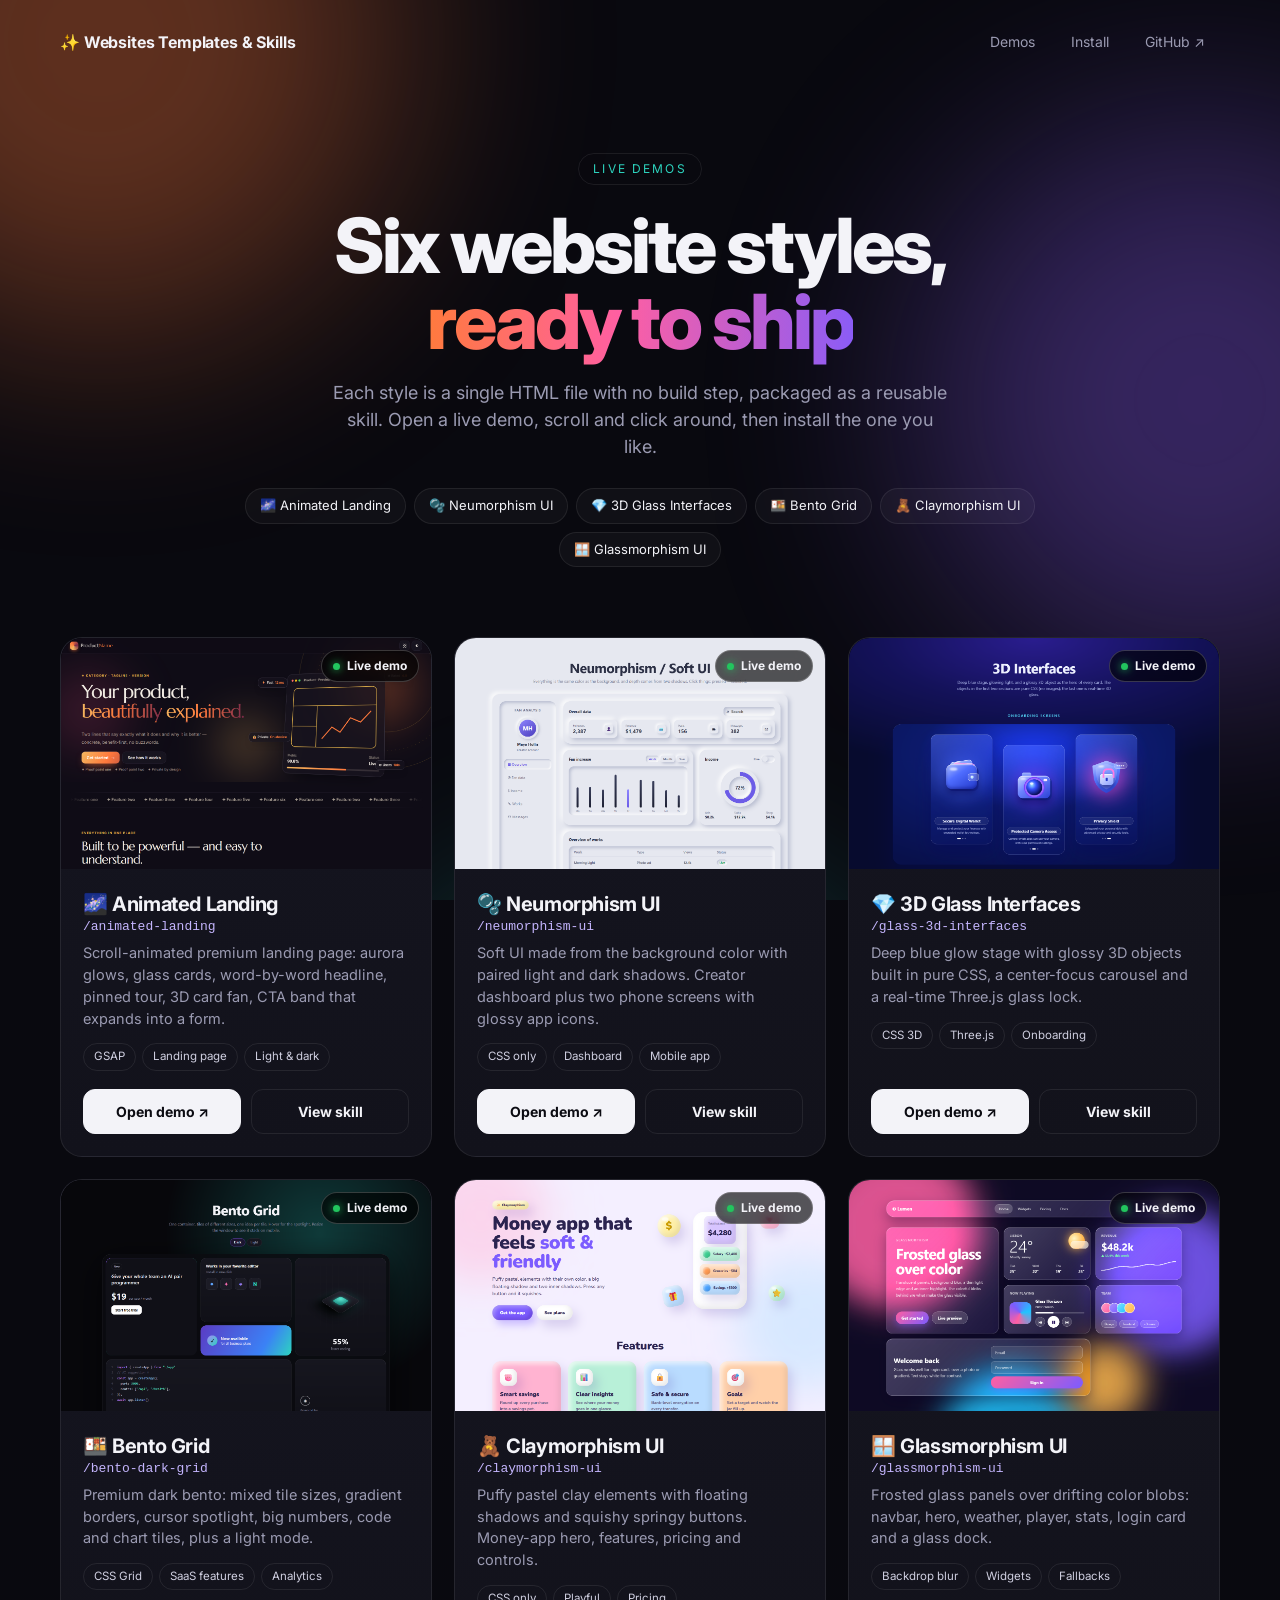
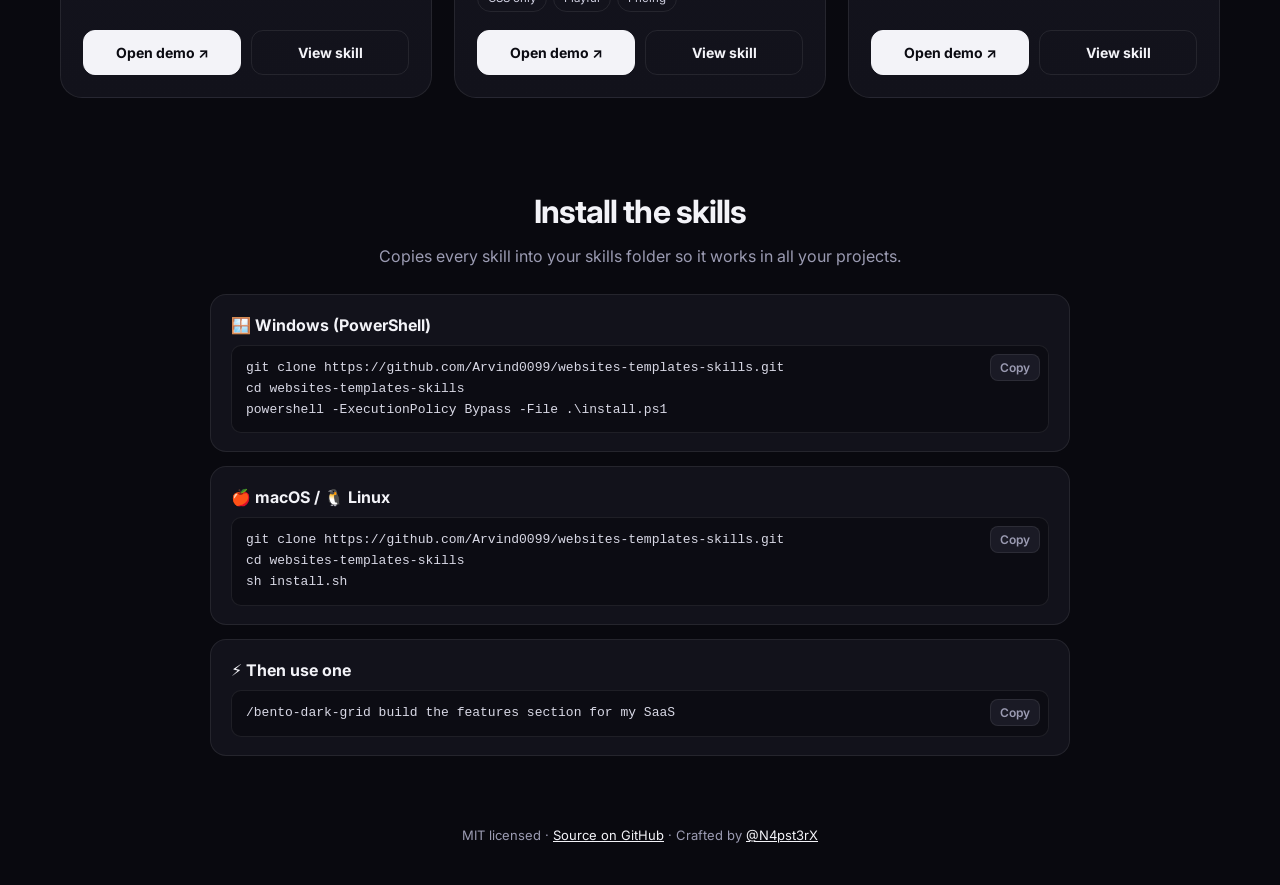
<file: index.html>
<!doctype html>
<html lang="en">
<head>
<meta charset="utf-8">
<meta name="viewport" content="width=device-width,initial-scale=1">
<title>Websites Templates & Skills — Live Demos</title>
<meta name="description" content="Live demos of premium website style templates: animated landing, neumorphism, 3D glass interfaces, bento grid, claymorphism and glassmorphism.">
<meta property="og:title" content="Websites Templates & Skills — Live Demos">
<meta property="og:description" content="Six ready-to-use website styles, each a single HTML file. Open a live demo, then install the skill.">
<meta property="og:image" content="assets/glassmorphism-ui.png">
<link rel="preconnect" href="https://fonts.googleapis.com">
<link href="https://fonts.googleapis.com/css2?family=Inter:wght@400;500;600;700;800&display=swap" rel="stylesheet">
<style>
:root{--bg:#09090f;--card:#12121b;--line:rgba(255,255,255,.08);--text:#f3f3f8;--muted:#9b9bb2;--a1:#ff7a3d;--a2:#8b5cf6;--a3:#2dd4bf}
*{margin:0;padding:0;box-sizing:border-box}
html{scroll-behavior:smooth}
body{font-family:Inter,system-ui,-apple-system,"Segoe UI",sans-serif;background:var(--bg);color:var(--text);line-height:1.5;overflow-x:hidden}
a{color:inherit}
.aurora{position:fixed;inset:0;z-index:-1;pointer-events:none;overflow:hidden}
.aurora i{position:absolute;border-radius:50%;filter:blur(110px);opacity:.35}
header{max-width:1200px;margin:0 auto;padding:22px 20px;display:flex;justify-content:space-between;align-items:center}
header b{font-size:16px;letter-spacing:-.01em}
header nav{display:flex;gap:6px}
header nav a{text-decoration:none;font-size:14px;color:var(--muted);padding:8px 14px;border-radius:999px;border:1px solid transparent}
header nav a:hover{color:var(--text);border-color:var(--line)}
.hero{max-width:900px;margin:0 auto;padding:70px 20px 40px;text-align:center}
.eyebrow{display:inline-block;font-size:12px;letter-spacing:.18em;color:var(--a3);border:1px solid var(--line);border-radius:999px;padding:6px 14px;margin-bottom:22px}
.hero h1{font-size:clamp(38px,6.5vw,76px);line-height:1;letter-spacing:-.04em;font-weight:800}
.hero h1 span{background:linear-gradient(90deg,var(--a1),#ff5fa2 45%,var(--a2));-webkit-background-clip:text;background-clip:text;color:transparent}
.hero p{color:var(--muted);font-size:18px;max-width:620px;margin:20px auto 0}
.chips{display:flex;flex-wrap:wrap;gap:8px;justify-content:center;margin-top:28px}
.chips a{font-size:13px;text-decoration:none;border:1px solid var(--line);background:rgba(255,255,255,.03);border-radius:999px;padding:7px 14px}
.chips a:hover{border-color:rgba(255,255,255,.25)}
.grid{max-width:1200px;margin:30px auto 0;padding:0 20px;display:grid;grid-template-columns:repeat(auto-fill,minmax(340px,1fr));gap:22px}
.card{background:linear-gradient(180deg,#151520,var(--card));border:1px solid var(--line);border-radius:22px;overflow:hidden;display:flex;flex-direction:column;
  transition:transform .3s cubic-bezier(.2,.8,.2,1),border-color .3s;scroll-margin-top:20px}
.card:hover{transform:translateY(-4px);border-color:rgba(255,255,255,.18)}
.shot{display:block;aspect-ratio:16/10;overflow:hidden;position:relative;background:#000}
.shot img{width:100%;height:100%;object-fit:cover;object-position:top;transition:transform .6s cubic-bezier(.2,.8,.2,1)}
.card:hover .shot img{transform:scale(1.04)}
.shot .live{position:absolute;right:12px;top:12px;font-size:12px;font-weight:700;background:rgba(0,0,0,.65);backdrop-filter:blur(8px);border:1px solid rgba(255,255,255,.2);padding:6px 11px;border-radius:999px}
.shot .live::before{content:"";display:inline-block;width:7px;height:7px;border-radius:50%;background:#22c55e;margin-right:7px;box-shadow:0 0 8px #22c55e}
.body{padding:20px 22px 22px;display:flex;flex-direction:column;flex:1}
.body h2{font-size:20px;letter-spacing:-.02em;display:flex;align-items:center;gap:10px}
.body code{font:13px ui-monospace,Consolas,monospace;color:#c4b5fd}
.body p{color:var(--muted);font-size:14.5px;margin:8px 0 14px}
.tags{display:flex;flex-wrap:wrap;gap:6px;margin-bottom:18px}
.tags span{font-size:11.5px;color:#cfcfe0;border:1px solid var(--line);border-radius:999px;padding:4px 10px}
.actions{display:flex;gap:10px;margin-top:auto}
.btn{flex:1;text-align:center;text-decoration:none;font-weight:700;font-size:14px;border-radius:12px;padding:11px;border:1px solid var(--line)}
.btn.primary{background:var(--text);color:#0b0b12;border-color:var(--text)}
.btn:not(.primary):hover{border-color:rgba(255,255,255,.3)}
.btn:focus-visible,.chips a:focus-visible,header nav a:focus-visible{outline:2px solid var(--a3);outline-offset:3px}
section.install{max-width:900px;margin:90px auto 0;padding:0 20px}
section.install h2{font-size:32px;letter-spacing:-.03em;text-align:center}
section.install>p{color:var(--muted);text-align:center;margin:8px 0 26px}
.steps{display:grid;gap:14px}
.step{background:var(--card);border:1px solid var(--line);border-radius:16px;padding:18px 20px}
.step b{display:block;margin-bottom:8px}
pre{background:#0c0c13;border:1px solid var(--line);border-radius:10px;padding:12px 14px;overflow-x:auto;font:13px/1.6 ui-monospace,Consolas,monospace;color:#d9d9e6;position:relative}
.copy{position:absolute;right:8px;top:8px;font:600 12px Inter,sans-serif;color:var(--muted);background:#1a1a25;border:1px solid var(--line);border-radius:8px;padding:5px 9px;cursor:pointer}
.copy:hover{color:var(--text)}
footer{text-align:center;color:var(--muted);font-size:13px;padding:70px 20px 40px}
footer a{color:var(--text)}
.reveal{opacity:0;transform:translateY(24px);transition:opacity .7s,transform .7s cubic-bezier(.2,.8,.2,1)}
.reveal.in{opacity:1;transform:none}
@media (prefers-reduced-motion:reduce){.reveal{opacity:1;transform:none;transition:none}.card,.shot img{transition:none}}
@media (max-width:560px){.grid{grid-template-columns:1fr}header nav a:not(:last-child){display:none}}
</style>
</head>
<body>
<div class="aurora" aria-hidden="true">
  <i style="width:600px;height:600px;background:#ff7a3d;left:-200px;top:-260px"></i>
  <i style="width:560px;height:560px;background:#8b5cf6;right:-200px;top:120px"></i>
  <i style="width:500px;height:500px;background:#2dd4bf;left:30%;top:900px"></i>
</div>

<header>
  <b>✨ Websites Templates &amp; Skills</b>
  <nav><a href="#demos">Demos</a><a href="#install">Install</a><a href="https://github.com/Arvind0099/websites-templates-skills">GitHub ↗</a></nav>
</header>

<section class="hero">
  <span class="eyebrow">LIVE DEMOS</span>
  <h1>Six website styles,<br><span>ready to ship</span></h1>
  <p>Each style is a single HTML file with no build step, packaged as a reusable skill. Open a live demo, scroll and click around, then install the one you like.</p>
  <div class="chips" id="chips"></div>
</section>

<main class="grid" id="demos"></main>

<section class="install" id="install">
  <h2>Install the skills</h2>
  <p>Copies every skill into your skills folder so it works in all your projects.</p>
  <div class="steps">
    <div class="step"><b>🪟 Windows (PowerShell)</b><pre>git clone https://github.com/Arvind0099/websites-templates-skills.git
cd websites-templates-skills
powershell -ExecutionPolicy Bypass -File .\install.ps1</pre></div>
    <div class="step"><b>🍎 macOS / 🐧 Linux</b><pre>git clone https://github.com/Arvind0099/websites-templates-skills.git
cd websites-templates-skills
sh install.sh</pre></div>
    <div class="step"><b>⚡ Then use one</b><pre>/bento-dark-grid build the features section for my SaaS</pre></div>
  </div>
</section>

<footer>MIT licensed · <a href="https://github.com/Arvind0099/websites-templates-skills">Source on GitHub</a> · Crafted by <a href="https://t.me/N4pst3rX">@N4pst3rX</a></footer>

<script>
const REPO = 'https://github.com/Arvind0099/websites-templates-skills/blob/main/skills/';
const S = [
  ['animated-landing', '🌌', 'Animated Landing', 'Scroll-animated premium landing page: aurora glows, glass cards, word-by-word headline, pinned tour, 3D card fan, CTA band that expands into a form.', ['GSAP', 'Landing page', 'Light & dark'], 'assets/preview.png'],
  ['neumorphism-ui', '🫧', 'Neumorphism UI', 'Soft UI made from the background color with paired light and dark shadows. Creator dashboard plus two phone screens with glossy app icons.', ['CSS only', 'Dashboard', 'Mobile app'], 'assets/neumorphism-ui.png'],
  ['glass-3d-interfaces', '💎', '3D Glass Interfaces', 'Deep blue glow stage with glossy 3D objects built in pure CSS, a center-focus carousel and a real-time Three.js glass lock.', ['CSS 3D', 'Three.js', 'Onboarding'], 'assets/glass-3d-interfaces.png'],
  ['bento-dark-grid', '🍱', 'Bento Grid', 'Premium dark bento: mixed tile sizes, gradient borders, cursor spotlight, big numbers, code and chart tiles, plus a light mode.', ['CSS Grid', 'SaaS features', 'Analytics'], 'assets/bento-dark-grid.png'],
  ['claymorphism-ui', '🧸', 'Claymorphism UI', 'Puffy pastel clay elements with floating shadows and squishy springy buttons. Money-app hero, features, pricing and controls.', ['CSS only', 'Playful', 'Pricing'], 'assets/claymorphism-ui.png'],
  ['glassmorphism-ui', '🪟', 'Glassmorphism UI', 'Frosted glass panels over drifting color blobs: navbar, hero, weather, player, stats, login card and a glass dock.', ['Backdrop blur', 'Widgets', 'Fallbacks'], 'assets/glassmorphism-ui.png'],
];
const grid = document.getElementById('demos'), chips = document.getElementById('chips');
S.forEach(([id, icon, name, desc, tags, img]) => {
  const demo = `skills/${id}/template/index.html`;
  chips.insertAdjacentHTML('beforeend', `<a href="#${id}">${icon} ${name}</a>`);
  grid.insertAdjacentHTML('beforeend', `<article class="card reveal" id="${id}">
    <a class="shot" href="${demo}" aria-label="Open ${name} live demo"><img src="${img}" alt="${name} preview" loading="lazy" width="1440" height="900"><span class="live">Live demo</span></a>
    <div class="body"><h2>${icon} ${name}</h2><code>/${id}</code><p>${desc}</p>
      <div class="tags">${tags.map(t => `<span>${t}</span>`).join('')}</div>
      <div class="actions"><a class="btn primary" href="${demo}">Open demo ↗</a><a class="btn" href="${REPO}${id}/SKILL.md">View skill</a></div></div></article>`);
});
document.querySelectorAll('pre').forEach(p => { const b = document.createElement('button'); b.className = 'copy'; b.textContent = 'Copy';
  b.onclick = () => navigator.clipboard.writeText(p.firstChild.textContent).then(() => { b.textContent = 'Copied'; setTimeout(() => b.textContent = 'Copy', 1500); });
  p.appendChild(b); });
const io = 'IntersectionObserver' in window && new IntersectionObserver(es => es.forEach(e => { if (e.isIntersecting) { e.target.classList.add('in'); io.unobserve(e.target); } }), { threshold: .1 });
document.querySelectorAll('.reveal').forEach((el, i) => { el.style.transitionDelay = (i % 3) * 80 + 'ms'; io ? io.observe(el) : el.classList.add('in'); });
setTimeout(() => document.querySelectorAll('.reveal').forEach(el => el.classList.add('in')), 2500);
</script>
</body>
</html>
</file>
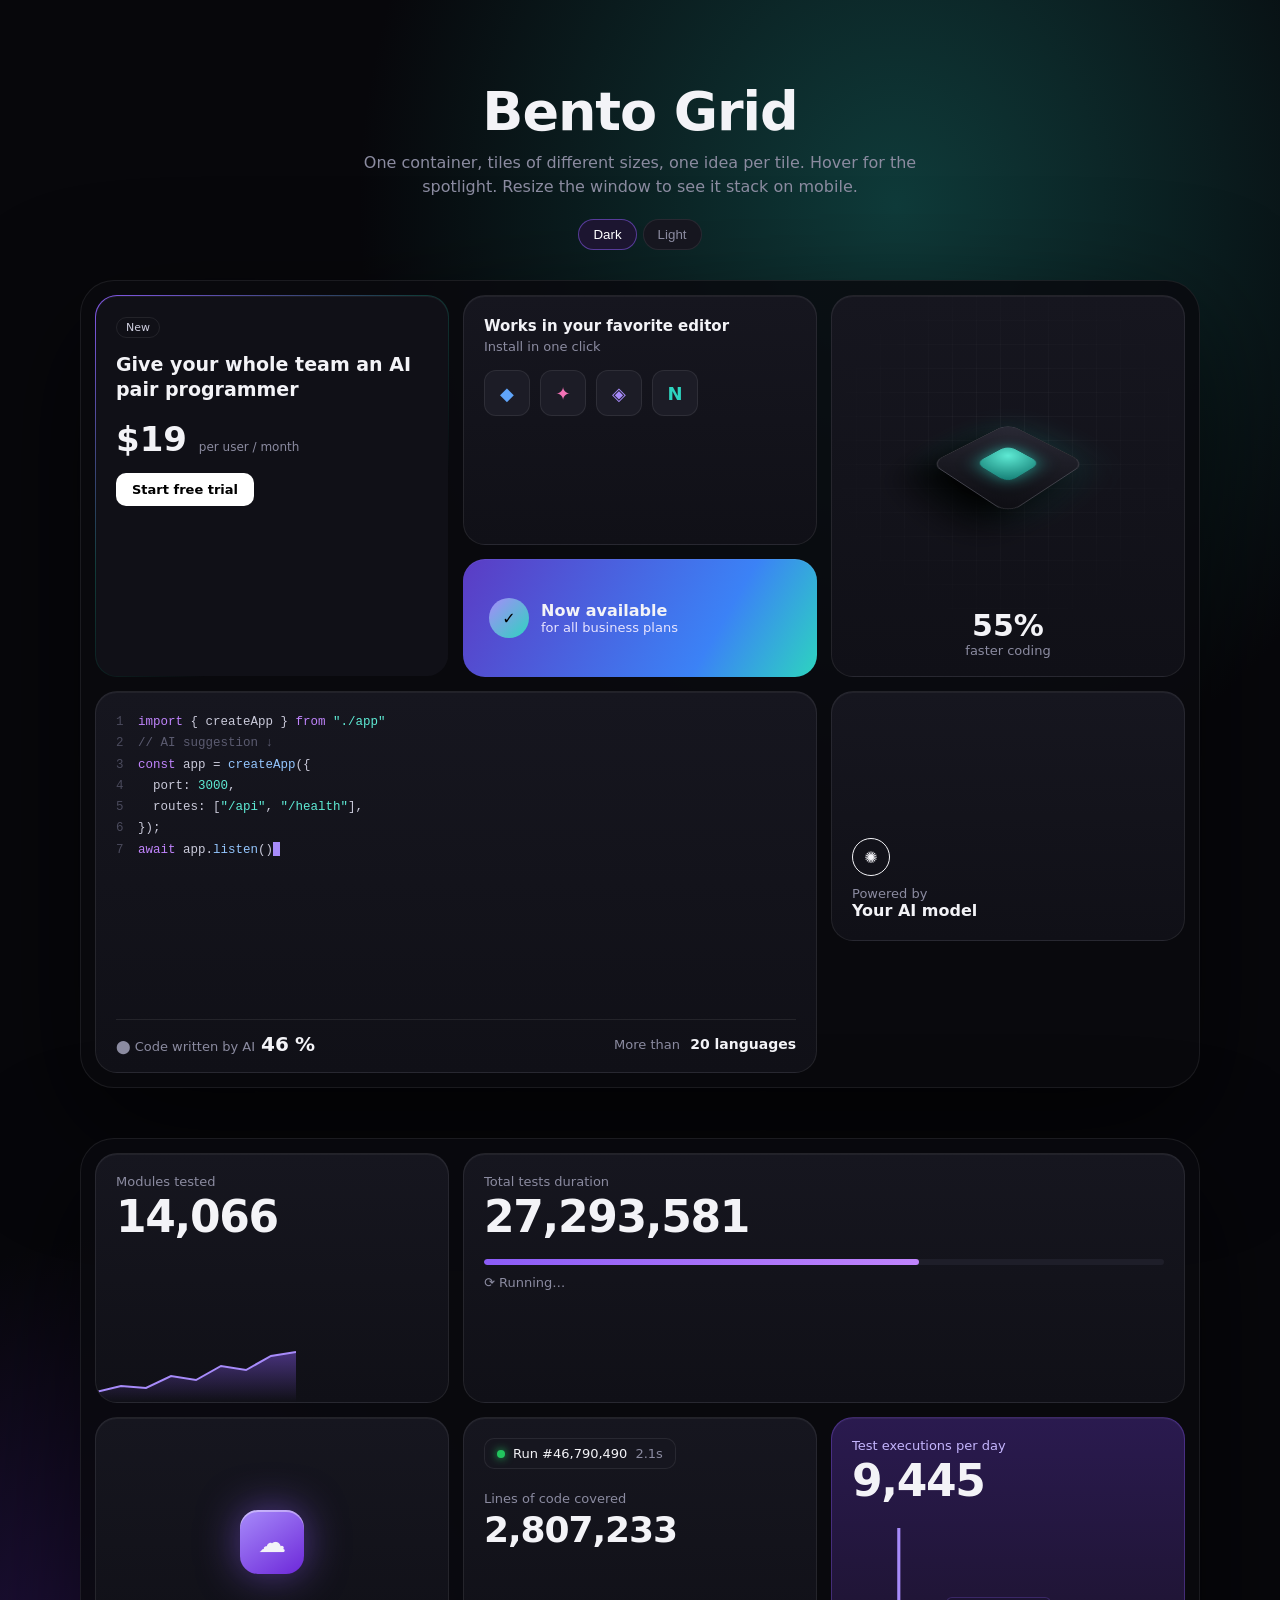
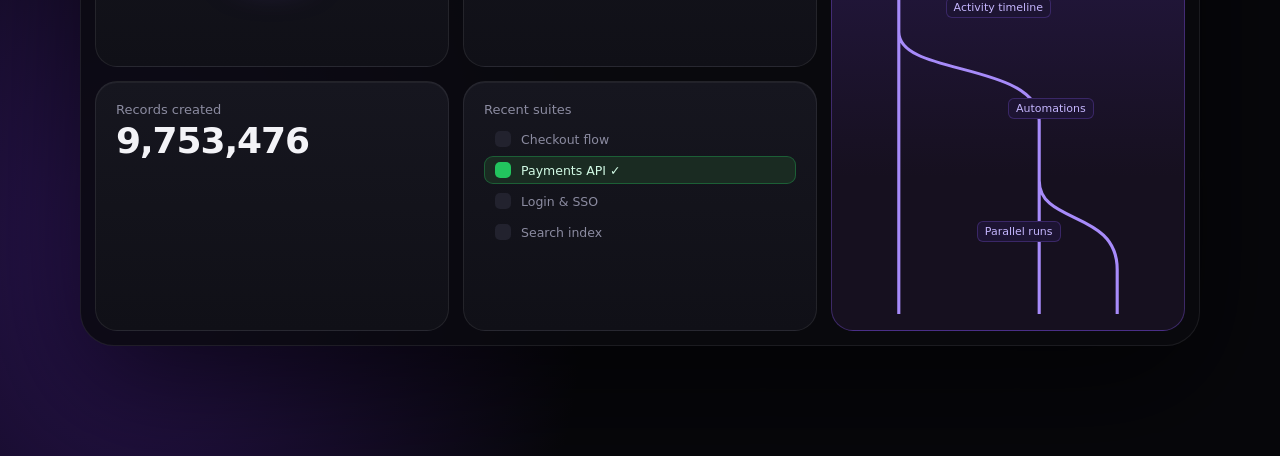
<file: skills/bento-dark-grid/template/index.html>
<!doctype html>
<html lang="en">
<head>
<meta charset="utf-8"><meta name="viewport" content="width=device-width,initial-scale=1">
<title>Bento Grid Sample</title>
<style>
:root{--bg:#07070b;--tile:#101017;--tile2:#16161f;--line:rgba(255,255,255,.08);--text:#f3f3f7;--muted:#8b8ba0;--violet:#8b5cf6;--teal:#2dd4bf;--green:#22c55e}
*{margin:0;padding:0;box-sizing:border-box}
body{background:radial-gradient(70% 50% at 70% 10%,#0f3b3a 0%,transparent 60%),radial-gradient(60% 50% at 10% 90%,#2a1452 0%,transparent 60%),var(--bg);
  color:var(--text);font-family:"Segoe UI",system-ui,-apple-system,sans-serif;padding:80px 4vw 60px;min-height:100vh}
h1{font-size:clamp(32px,5vw,54px);letter-spacing:-.02em;text-align:center}
.lead{color:var(--muted);text-align:center;margin:8px auto 40px;max-width:620px;line-height:1.5}
.toggle{display:flex;justify-content:center;gap:6px;margin:-20px 0 30px}
.toggle button{background:#16161f;border:1px solid var(--line);color:var(--muted);border-radius:999px;padding:7px 14px;font:600 13px inherit;cursor:pointer}
.toggle button.on{color:#fff;border-color:#8b5cf688;background:#1c1530}
.bento{display:grid;gap:14px;grid-template-columns:repeat(6,1fr);grid-auto-rows:118px;max-width:1120px;margin:0 auto 50px;padding:14px;border-radius:34px;
  background:rgba(10,10,15,.85);border:1px solid var(--line);box-shadow:0 40px 120px rgba(0,0,0,.6)}
.tile{position:relative;background:linear-gradient(180deg,var(--tile2),var(--tile));border:1px solid var(--line);border-radius:22px;padding:20px;overflow:hidden;
  box-shadow:inset 0 1px 0 rgba(255,255,255,.05);transition:transform .3s cubic-bezier(.2,.8,.2,1),border-color .3s;opacity:0;translate:0 24px}
.tile.in{opacity:1;translate:0 0;transition:opacity .6s,translate .6s cubic-bezier(.2,.8,.2,1),transform .3s,border-color .3s}
.tile:hover{transform:translateY(-3px);border-color:rgba(255,255,255,.16)}
.tile::before{content:"";position:absolute;inset:0;pointer-events:none;opacity:0;transition:opacity .3s;
  background:radial-gradient(260px circle at var(--mx,50%) var(--my,50%),rgba(139,92,246,.16),transparent 60%)}
.tile:hover::before{opacity:1}
.feat{border:1px solid transparent;background:linear-gradient(var(--tile),var(--tile)) padding-box,linear-gradient(140deg,rgba(139,92,246,.95),rgba(45,212,191,.25) 40%,transparent 70%) border-box}
.c2{grid-column:span 2}.c3{grid-column:span 3}.c4{grid-column:span 4}.c6{grid-column:span 6}
.r1{grid-row:span 1}.r2{grid-row:span 2}.r3{grid-row:span 3}.r4{grid-row:span 4}
.lbl{font-size:13px;color:var(--muted)}
.big{font-size:44px;font-weight:650;letter-spacing:-.03em;font-variant-numeric:tabular-nums;line-height:1.1;margin-top:4px}
.pill{display:inline-block;font-size:11px;border:1px solid var(--line);border-radius:999px;padding:3px 9px;color:#cfcfe0}
.t-price h3{font-size:19px;line-height:1.3;margin:14px 0 18px;font-weight:600}
.t-price .price{font-size:34px;font-weight:700}.t-price .price small{font-size:12px;color:var(--muted);font-weight:400}
.btn{display:inline-block;margin-top:14px;background:#fff;color:#000;border-radius:10px;padding:9px 16px;font-weight:700;font-size:13px;text-decoration:none}
.logos{display:flex;gap:10px;margin-top:16px}
.logos span{width:46px;height:46px;border-radius:12px;background:#1c1c26;border:1px solid var(--line);display:grid;place-items:center;font-weight:800;font-size:18px}
.check{display:flex;align-items:center;gap:12px;height:100%;padding:0 6px}
.check i{font-style:normal;width:40px;height:40px;border-radius:50%;background:linear-gradient(135deg,#a78bfa,#2dd4bf);display:grid;place-items:center;color:#000;font-weight:900;flex:none}
.t-grad{background:linear-gradient(120deg,#5b3cc4,#3b82f6 70%,#2dd4bf);border:0}
.t-grad .lbl{color:#e8e4ff}
.chip{position:absolute;left:50%;top:44%;translate:-50% -50%;width:110px;height:110px;perspective:500px}
.chip div{width:100%;height:100%;border-radius:16px;background:linear-gradient(145deg,#2a2a36,#0d0d12);border:1px solid #ffffff22;transform:rotateX(55deg) rotateZ(45deg);
  box-shadow:0 30px 40px #000,0 0 50px #2dd4bf33;display:grid;place-items:center}
.chip div::after{content:"";width:46px;height:46px;border-radius:10px;background:radial-gradient(circle at 30% 30%,#5eead4,#0f766e);box-shadow:0 0 20px #2dd4bfaa}
.gridlines{position:absolute;inset:0;background-image:linear-gradient(#ffffff0a 1px,transparent 1px),linear-gradient(90deg,#ffffff0a 1px,transparent 1px);background-size:24px 24px;
  mask-image:radial-gradient(circle at 50% 40%,#000,transparent 70%)}
.t-chip .foot{position:absolute;bottom:18px;left:0;right:0;text-align:center}
.t-chip .foot b{font-size:30px}
pre{font:12.5px/1.7 ui-monospace,Consolas,monospace;color:#c9c9d9;white-space:pre;overflow:hidden}
pre .ln{color:#4a4a5c;user-select:none;display:inline-block;width:22px}
.k{color:#c084fc}.s{color:#5eead4}.f{color:#93c5fd}.cmt{color:#5b5b70}
.cursor{display:inline-block;width:7px;height:14px;background:#a78bfa;vertical-align:middle;animation:bl 1s steps(1) infinite}
@keyframes bl{50%{opacity:0}}
.stats-row{position:absolute;left:20px;right:20px;bottom:16px;display:flex;justify-content:space-between;align-items:center;font-size:13px;color:var(--muted);border-top:1px solid var(--line);padding-top:12px}
.stats-row b{color:var(--text);font-size:20px;margin-left:6px}
.powered{display:flex;flex-direction:column;justify-content:flex-end;height:100%}
.powered .ai{width:38px;height:38px;border-radius:50%;border:1.5px solid currentColor;display:grid;place-items:center;margin-bottom:10px}
/* analytics bento */
.bar{height:6px;border-radius:9px;background:#1e1e29;margin-top:18px;overflow:hidden}.bar i{display:block;height:100%;width:0;border-radius:9px;background:linear-gradient(90deg,var(--violet),#c084fc);transition:width 1.6s cubic-bezier(.2,.8,.2,1)}
.runchip{display:inline-flex;gap:8px;align-items:center;background:#16161f;border:1px solid var(--line);border-radius:10px;padding:7px 12px;font-size:13px}
.runchip i{width:8px;height:8px;border-radius:50%;background:var(--green);box-shadow:0 0 8px var(--green)}
.cloud{display:grid;place-items:center;height:100%}
.cloud div{width:64px;height:64px;border-radius:18px;background:linear-gradient(145deg,#a78bfa,#6d28d9);display:grid;place-items:center;font-size:28px;box-shadow:0 0 40px #8b5cf688,inset 0 2px 0 #fff6}
.t-exec{background:linear-gradient(180deg,#2a1a4f,#16101f 70%);border-color:#8b5cf655}
.pipe{position:absolute;left:20px;right:20px;top:110px;bottom:16px}
.pipe svg{width:100%;height:100%}
.pipe span{position:absolute;font-size:11px;color:#c4b5fd;background:#1d1433;padding:3px 7px;border-radius:6px;border:1px solid #8b5cf644}
.list{margin-top:8px;display:flex;flex-direction:column;gap:3px}
.list div{display:flex;gap:10px;align-items:center;font-size:12.5px;color:var(--muted);padding:5px 10px;border-radius:9px;border:1px solid transparent}
.list div i{width:16px;height:16px;border-radius:5px;background:#22222e;flex:none}
.list div.hl{background:#1a2b22;border-color:#22c55e55;color:#d1fae5}.list div.hl i{background:var(--green)}
.spark{position:absolute;left:0;right:0;bottom:0;height:60px}
.light{--bg:#f2f2f5;--tile:#fff;--tile2:#fff;--line:#e4e4ea;--text:#16161d;--muted:#6b6b7b}
.light .bento{background:#fafafc;box-shadow:0 30px 80px rgba(0,0,0,.08)}
.light .tile{box-shadow:0 1px 2px rgba(0,0,0,.04),0 8px 24px rgba(0,0,0,.05)}
.light .logos span,.light .runchip,.light .bar,.light .toggle button{background:#f1f1f5}
.light pre{color:#333}.light .chip div{background:linear-gradient(145deg,#fff,#e5e5ee)}
.light .t-exec{background:linear-gradient(180deg,#ede7ff,#fff)}.light .pipe span{background:#f3efff;color:#6d28d9}
.light .list div.hl{background:#e9f9ef;color:#14532d}.light .btn{background:#111;color:#fff}.light .logos span{color:#222}
body.light{background:#f2f2f5}
.light .toggle button.on{color:#4c1d95;background:#ede7ff}
@media(max-width:900px){.bento{grid-template-columns:repeat(2,1fr);grid-auto-rows:110px}.c2,.c3,.c4,.c6{grid-column:span 2}.r3,.r4{grid-row:span 3}}
@media (prefers-reduced-motion:reduce){.tile{opacity:1;translate:none;transition:none}}
</style>
</head>
<body>
<h1>Bento Grid</h1>
<p class="lead">One container, tiles of different sizes, one idea per tile. Hover for the spotlight. Resize the window to see it stack on mobile.</p>
<div class="toggle"><button class="on" data-m="dark">Dark</button><button data-m="light">Light</button></div>

<!-- Bento 1: product feature page -->
<section class="bento" aria-label="Product features">
  <div class="tile feat c2 r3 t-price"><span class="pill">New</span><h3>Give your whole team an AI pair programmer</h3>
    <div class="price">$19 <small>per user / month</small></div><a class="btn" href="#">Start free trial</a></div>
  <div class="tile c2 r2"><b style="font-size:15px">Works in your favorite editor</b><p class="lbl" style="margin-top:4px">Install in one click</p>
    <div class="logos"><span style="color:#60a5fa">◆</span><span style="color:#f472b6">✦</span><span style="color:#a78bfa">◈</span><span style="color:#2dd4bf">N</span></div></div>
  <div class="tile c2 r3 t-chip"><div class="gridlines"></div><div class="chip"><div></div></div>
    <div class="foot"><b data-n="55">0</b><b>%</b><div class="lbl">faster coding</div></div></div>
  <div class="tile c2 r1 t-grad"><div class="check"><i>✓</i><div><b>Now available</b><div class="lbl">for all business plans</div></div></div></div>
  <div class="tile c4 r3"><pre id="code"></pre>
    <div class="stats-row"><span>⬤ Code written by AI<b data-n="46">0</b><b>%</b></span><span>More than <b style="font-size:14px">20 languages</b></span></div></div>
  <div class="tile c2 r2"><div class="powered"><div class="ai">✺</div><div class="lbl">Powered by</div><b>Your AI model</b></div></div>
</section>

<!-- Bento 2: analytics -->
<section class="bento" aria-label="Test analytics">
  <div class="tile c2 r2"><div class="lbl">Modules tested</div><div class="big" data-n="18540">0</div>
    <svg class="spark" viewBox="0 0 200 60" preserveAspectRatio="none" aria-label="Rising trend"><defs><linearGradient id="sg" x1="0" x2="0" y1="0" y2="1"><stop offset="0" stop-color="#8b5cf6" stop-opacity=".45"/><stop offset="1" stop-color="#8b5cf6" stop-opacity="0"/></linearGradient></defs>
      <path d="M0 50 L25 44 L50 46 L75 34 L100 38 L125 24 L150 28 L175 14 L200 10 L200 60 L0 60Z" fill="url(#sg)"/><path class="draw" d="M0 50 L25 44 L50 46 L75 34 L100 38 L125 24 L150 28 L175 14 L200 10" fill="none" stroke="#a78bfa" stroke-width="2"/></svg></div>
  <div class="tile c4 r2"><div class="lbl">Total tests duration</div><div class="big" data-n="35978354">0</div>
    <div class="bar"><i id="pbar"></i></div><div class="lbl" style="margin-top:10px">⟳ Running…</div></div>
  <div class="tile c2 r2"><div class="cloud"><div>☁</div></div></div>
  <div class="tile c2 r2"><span class="runchip"><i></i>Run #46,790,490 <span class="lbl">2.1s</span></span>
    <div class="lbl" style="margin-top:22px">Lines of code covered</div><div class="big" style="font-size:36px" data-n="3700490">0</div></div>
  <div class="tile c2 r4 t-exec"><div class="lbl" style="color:#c4b5fd">Test executions per day</div><div class="big" data-n="12450">0</div>
    <div class="pipe"><svg viewBox="0 0 200 260" preserveAspectRatio="none"><path class="draw" d="M30 0 V260 M30 70 C30 100 120 90 120 130 V260 M120 170 C120 200 170 190 170 230 V260" fill="none" stroke="#a78bfa" stroke-width="2"/></svg>
      <span style="left:30%;top:18%">Activity timeline</span><span style="left:50%;top:44%">Automations</span><span style="left:40%;top:76%">Parallel runs</span></div></div>
  <div class="tile c2 r2"><div class="lbl">Records created</div><div class="big" style="font-size:36px" data-n="12858476">0</div></div>
  <div class="tile c2 r2"><div class="lbl">Recent suites</div><div class="list"><div><i></i>Checkout flow</div><div class="hl"><i></i>Payments API ✓</div><div><i></i>Login & SSO</div><div><i></i>Search index</div></div></div>
</section>

<script>
// code tile
const lines = [['<span class="k">import</span> { createApp } <span class="k">from</span> <span class="s">"./app"</span>'], ['<span class="cmt">// AI suggestion ↓</span>'],
  ['<span class="k">const</span> app = <span class="f">createApp</span>({'], ['  port: <span class="s">3000</span>,'], ['  routes: [<span class="s">"/api"</span>, <span class="s">"/health"</span>],'], ['});'],
  ['<span class="k">await</span> app.<span class="f">listen</span>()<span class="cursor"></span>']];
document.getElementById('code').innerHTML = lines.map((l, i) => `<span class="ln">${i + 1}</span>${l[0]}`).join('\n');

// spotlight
document.querySelectorAll('.tile').forEach(t => t.addEventListener('pointermove', e => {
  const r = t.getBoundingClientRect(); t.style.setProperty('--mx', e.clientX - r.left + 'px'); t.style.setProperty('--my', e.clientY - r.top + 'px'); }));

// entrance stagger + counters + chart draw
const still = matchMedia('(prefers-reduced-motion: reduce)').matches;
const count = el => { const n = +el.dataset.n, t0 = performance.now(); if (still) return el.textContent = n.toLocaleString();
  (function f(t){ const p = Math.min((t - t0) / 1600, 1); el.textContent = Math.round(n * (1 - (1 - p) ** 4)).toLocaleString(); if (p < 1) requestAnimationFrame(f); })(t0); };
if (!still) document.querySelectorAll('.draw').forEach(p => { const L = p.getTotalLength(); p.style.strokeDasharray = L; p.style.strokeDashoffset = L; p.style.transition = 'stroke-dashoffset 1.8s ease'; });
const io = new IntersectionObserver(es => es.forEach(e => { if (!e.isIntersecting) return; io.unobserve(e.target);
  [...e.target.children].forEach((t, i) => still ? t.classList.add('in') : setTimeout(() => t.classList.add('in'), i * 70));
  e.target.querySelectorAll('[data-n]').forEach(count);
  e.target.querySelectorAll('.draw').forEach(p => setTimeout(() => p.style.strokeDashoffset = 0, 300));
  const pb = e.target.querySelector('#pbar'); if (pb) setTimeout(() => pb.style.width = '64%', still ? 0 : 300); }), { threshold: .15 });
if (still) document.querySelectorAll('.bento').forEach(b => { [...b.children].forEach(t => t.classList.add('in')); b.querySelectorAll('[data-n]').forEach(count); });
document.querySelectorAll('.bento').forEach(b => io.observe(b));

// light / dark
document.querySelectorAll('.toggle button').forEach(b => b.onclick = () => {
  document.querySelectorAll('.toggle button').forEach(x => x.classList.toggle('on', x === b));
  document.body.classList.toggle('light', b.dataset.m === 'light'); });
</script>
</body>
</html>
</file>
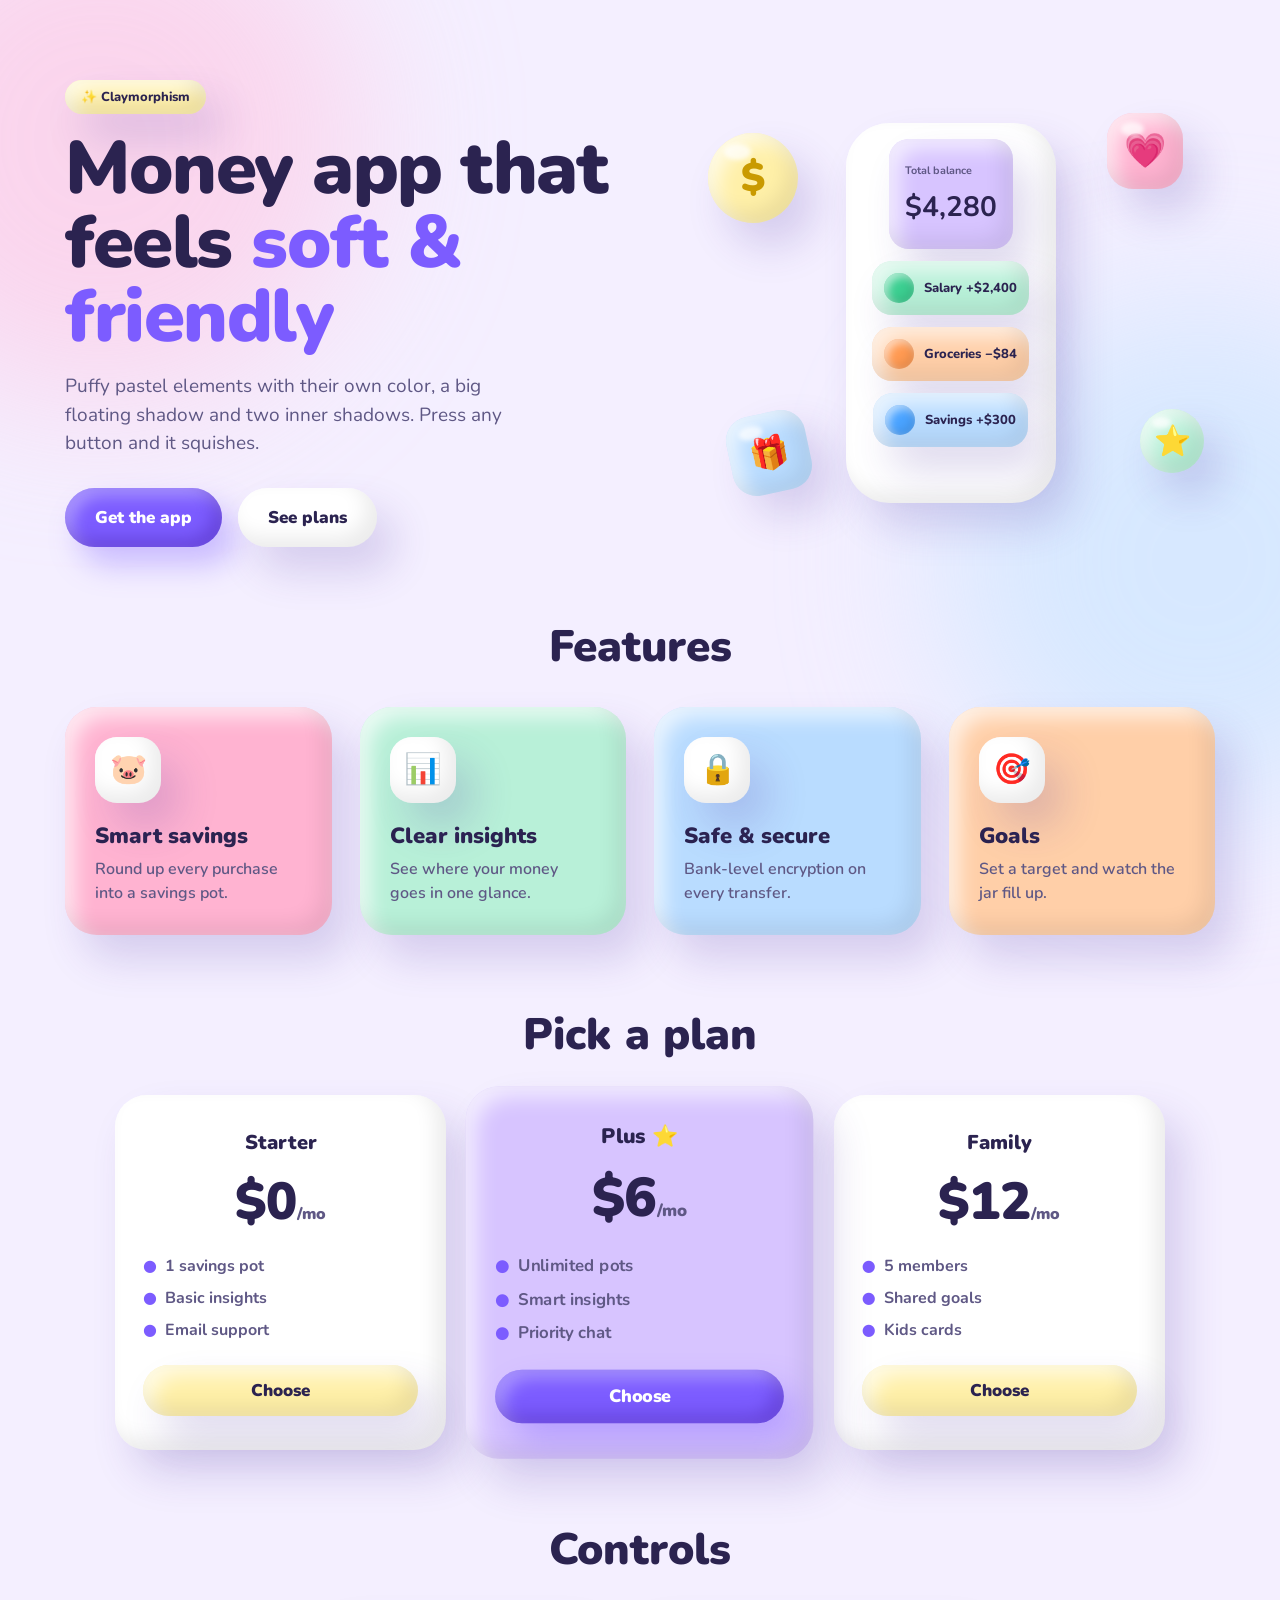
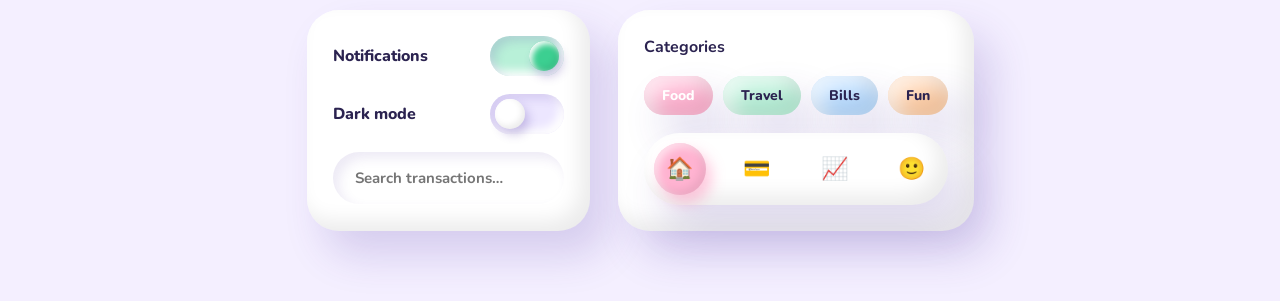
<file: skills/claymorphism-ui/template/index.html>
<!doctype html>
<html lang="en">
<head>
<meta charset="utf-8"><meta name="viewport" content="width=device-width,initial-scale=1">
<title>Claymorphism UI Sample</title>
<link rel="preconnect" href="https://fonts.googleapis.com">
<link href="https://fonts.googleapis.com/css2?family=Nunito:wght@500;700;800;900&display=swap" rel="stylesheet">
<style>
:root{--bg:#f4efff;--ink:#2b2350;--muted:#5f5885;--accent:#7c5cff;
  --pink:#ffb3d1;--peach:#ffcfa8;--mint:#b8f0d8;--sky:#b9dcff;--lilac:#d7c4ff;--lemon:#fff0a8}
*{margin:0;padding:0;box-sizing:border-box}
html{overflow-x:clip}
body{background:var(--bg);color:var(--ink);font-family:Nunito,"Segoe UI",system-ui,sans-serif;padding:80px 4vw 70px;overflow-x:hidden;position:relative}
.blob{position:absolute;border-radius:50%;filter:blur(80px);opacity:.6;z-index:-1}
.clay{border-radius:32px;background:var(--c,var(--lilac));
  box-shadow:18px 24px 40px rgba(80,50,160,.18),inset -10px -10px 20px rgba(0,0,0,.08),inset 10px 10px 20px rgba(255,255,255,.7);
  transition:transform .35s cubic-bezier(.34,1.56,.64,1),box-shadow .35s}
button{font:inherit;color:inherit;border:0;cursor:pointer}
button:focus-visible{outline:none;box-shadow:0 0 0 4px #fff,0 0 0 7px var(--accent)!important}
.lift:hover{transform:translateY(-5px)}
.press:active{transform:scale(.95)}
.gloss{position:absolute;left:18%;top:12%;width:30%;height:18%;border-radius:50%;background:#fff;opacity:.7;filter:blur(2px)}

/* hero */
.hero{display:grid;grid-template-columns:1.1fr 1fr;gap:40px;align-items:center;max-width:1150px;margin:0 auto 70px}
.tag{display:inline-block;padding:8px 16px;font-weight:800;font-size:13px;border-radius:999px;--c:var(--lemon)}
h1{font-size:clamp(40px,6vw,74px);line-height:1;font-weight:900;letter-spacing:-.02em;margin:18px 0}
h1 span{color:var(--accent)}
.hero p{font-size:19px;color:var(--muted);max-width:480px;line-height:1.5}
.ctas{display:flex;gap:16px;margin-top:30px;flex-wrap:wrap}
.btn{padding:18px 30px;border-radius:999px;font-weight:900;font-size:17px}
.btn.primary{--c:var(--accent);color:#fff;box-shadow:14px 18px 30px rgba(124,92,255,.35),inset -8px -8px 16px rgba(40,0,120,.25),inset 8px 8px 16px rgba(255,255,255,.35)}
.btn.ghost{--c:#fff}
.scene{position:relative;height:440px}
.obj{position:absolute;display:grid;place-items:center;animation:bob 5s ease-in-out infinite}
@keyframes bob{50%{translate:0 -14px}}
.phone{width:210px;height:380px;left:50%;top:30px;margin-left:-105px;border-radius:44px;--c:#fff;padding:16px;display:flex;flex-direction:column;gap:12px;animation-duration:6s}
.phone .row{height:54px;border-radius:20px;display:flex;align-items:center;gap:10px;padding:0 12px;font-weight:800;font-size:13px}
.phone .dot{width:30px;height:30px;border-radius:50%;flex:none;box-shadow:inset -4px -4px 8px rgba(0,0,0,.1),inset 4px 4px 8px #fff9}
.bal{height:110px!important;flex-direction:column;align-items:flex-start!important;justify-content:center;padding:0 16px!important}
.bal small{font-weight:700;color:var(--muted)}.bal b{font-size:28px}
.coin{width:90px;height:90px;border-radius:50%;left:4%;top:40px;--c:var(--lemon);font-size:40px;font-weight:900;color:#c99a00;animation-delay:-1s}
.heart{width:76px;height:76px;border-radius:26px;right:6%;top:20px;--c:var(--pink);font-size:34px;animation-delay:-2.5s}
.star{width:64px;height:64px;border-radius:50%;right:2%;bottom:60px;--c:var(--mint);font-size:30px;animation-delay:-3.5s}
.cube{width:80px;height:80px;border-radius:24px;left:8%;bottom:40px;--c:var(--sky);transform:rotate(-12deg);font-size:32px;animation-delay:-.5s}

/* sections */
h2{font-size:clamp(28px,4vw,44px);font-weight:900;text-align:center;margin:30px 0 30px}
.feat{display:grid;grid-template-columns:repeat(auto-fit,minmax(230px,1fr));gap:28px;max-width:1150px;margin:0 auto 70px}
.fc{padding:30px;position:relative}
.fc .ic{width:66px;height:66px;border-radius:22px;display:grid;place-items:center;font-size:30px;margin-bottom:18px;position:relative;--c:#fff}
.fc h3{font-size:22px;font-weight:900}.fc p{color:var(--muted);margin-top:6px;line-height:1.5;font-weight:600}

.pricing{display:grid;grid-template-columns:repeat(3,1fr);gap:28px;max-width:1050px;margin:0 auto 70px;align-items:center}
.plan{padding:34px 28px;text-align:center;--c:#fff;cursor:pointer}
.plan.sel{--c:var(--lilac);transform:scale(1.05)}
.plan.sel:hover{transform:scale(1.05) translateY(-5px)}
.plan h3{font-size:20px;font-weight:900}.plan .price{font-size:52px;font-weight:900;margin:10px 0}.plan .price small{font-size:16px;color:var(--muted)}
.plan ul{list-style:none;text-align:left;margin:18px 0 24px;display:grid;gap:10px;font-weight:700;color:var(--muted)}
.plan li::before{content:"●";color:var(--accent);margin-right:8px}
.plan .btn{width:100%;padding:14px}

.controls{display:flex;flex-wrap:wrap;gap:28px;justify-content:center;max-width:1050px;margin:0 auto}
.ctl{padding:26px;--c:#fff;display:flex;flex-direction:column;gap:18px;min-width:280px}
.ctl label{font-weight:800;display:flex;justify-content:space-between;align-items:center;gap:20px}
.sw{width:74px;height:40px;border-radius:999px;position:relative;--c:#ece6ff;box-shadow:inset 5px 5px 10px rgba(80,50,160,.15),inset -5px -5px 10px #fff}
.sw::after{content:"";position:absolute;top:5px;left:5px;width:30px;height:30px;border-radius:50%;background:#fff;
  box-shadow:4px 6px 10px rgba(80,50,160,.25),inset -3px -3px 6px rgba(0,0,0,.08),inset 3px 3px 6px #fff;transition:left .35s cubic-bezier(.34,1.56,.64,1),background .3s}
.sw[aria-checked=true]{--c:var(--mint)}.sw[aria-checked=true]::after{left:39px;background:#3ccf91}
.input{border-radius:999px;padding:16px 22px;background:#fff;box-shadow:inset 6px 6px 12px rgba(80,50,160,.1),inset -6px -6px 12px #fff;font:700 15px Nunito,sans-serif;border:0;color:var(--ink);width:100%}
.input:focus{outline:3px solid var(--accent)}
.chips{display:flex;gap:10px;flex-wrap:wrap}
.chip{padding:10px 18px;border-radius:999px;font-weight:800;font-size:14px}
.chip[aria-pressed=true]{--c:var(--accent);color:#fff}
.tabbar{display:flex;gap:10px;padding:10px;border-radius:999px;--c:#fff;justify-content:space-between}
.tabbar button{width:52px;height:52px;border-radius:50%;font-size:22px;background:transparent;transition:.3s}
.tabbar button.on{background:var(--pink);box-shadow:6px 8px 14px rgba(255,100,160,.35),inset -4px -4px 8px rgba(0,0,0,.08),inset 4px 4px 8px #fff9}
@media(max-width:860px){.hero,.pricing{grid-template-columns:1fr}.plan.sel{transform:none}.scene{height:420px}}
@media (prefers-reduced-motion:reduce){.obj{animation:none}*{transition:none!important}}
</style>
</head>
<body>
<div class="blob" style="width:520px;height:520px;background:#ffc4e1;left:-160px;top:-120px"></div>
<div class="blob" style="width:520px;height:520px;background:#c4e4ff;right:-180px;top:300px"></div>

<section class="hero">
  <div>
    <span class="tag clay">✨ Claymorphism</span>
    <h1>Money app that feels <span>soft & friendly</span></h1>
    <p>Puffy pastel elements with their own color, a big floating shadow and two inner shadows. Press any button and it squishes.</p>
    <div class="ctas"><button class="btn primary clay lift press">Get the app</button><button class="btn ghost clay lift press">See plans</button></div>
  </div>
  <div class="scene" aria-hidden="true">
    <div class="obj clay coin"><span class="gloss"></span>$</div>
    <div class="obj clay heart"><span class="gloss"></span>💗</div>
    <div class="obj clay star"><span class="gloss"></span>⭐</div>
    <div class="obj clay cube"><span class="gloss"></span>🎁</div>
    <div class="obj clay phone">
      <div class="row bal clay" style="--c:var(--lilac)"><small>Total balance</small><b>$4,280</b></div>
      <div class="row clay" style="--c:var(--mint)"><span class="dot" style="background:#3ccf91"></span>Salary +$2,400</div>
      <div class="row clay" style="--c:var(--peach)"><span class="dot" style="background:#ff9a52"></span>Groceries −$84</div>
      <div class="row clay" style="--c:var(--sky)"><span class="dot" style="background:#4aa3ff"></span>Savings +$300</div>
    </div>
  </div>
</section>

<h2>Features</h2>
<section class="feat">
  <div class="fc clay lift" style="--c:var(--pink)"><div class="ic clay">🐷</div><h3>Smart savings</h3><p>Round up every purchase into a savings pot.</p></div>
  <div class="fc clay lift" style="--c:var(--mint)"><div class="ic clay">📊</div><h3>Clear insights</h3><p>See where your money goes in one glance.</p></div>
  <div class="fc clay lift" style="--c:var(--sky)"><div class="ic clay">🔒</div><h3>Safe & secure</h3><p>Bank-level encryption on every transfer.</p></div>
  <div class="fc clay lift" style="--c:var(--peach)"><div class="ic clay">🎯</div><h3>Goals</h3><p>Set a target and watch the jar fill up.</p></div>
</section>

<h2>Pick a plan</h2>
<section class="pricing" id="plans">
  <div class="plan clay lift" tabindex="0"><h3>Starter</h3><div class="price">$0<small>/mo</small></div><ul><li>1 savings pot</li><li>Basic insights</li><li>Email support</li></ul><button class="btn clay press" style="--c:var(--lemon)">Choose</button></div>
  <div class="plan clay lift sel" tabindex="0"><h3>Plus ⭐</h3><div class="price">$6<small>/mo</small></div><ul><li>Unlimited pots</li><li>Smart insights</li><li>Priority chat</li></ul><button class="btn primary clay press">Choose</button></div>
  <div class="plan clay lift" tabindex="0"><h3>Family</h3><div class="price">$12<small>/mo</small></div><ul><li>5 members</li><li>Shared goals</li><li>Kids cards</li></ul><button class="btn clay press" style="--c:var(--lemon)">Choose</button></div>
</section>

<h2>Controls</h2>
<section class="controls">
  <div class="ctl clay">
    <label>Notifications <button class="sw clay" role="switch" aria-checked="true" aria-label="Notifications"></button></label>
    <label>Dark mode <button class="sw clay" role="switch" aria-checked="false" aria-label="Dark mode"></button></label>
    <input class="input" placeholder="Search transactions…" aria-label="Search">
  </div>
  <div class="ctl clay">
    <b>Categories</b>
    <div class="chips" id="chips"><button class="chip clay press" aria-pressed="true" style="--c:var(--pink)">Food</button><button class="chip clay press" aria-pressed="false" style="--c:var(--mint)">Travel</button><button class="chip clay press" aria-pressed="false" style="--c:var(--sky)">Bills</button><button class="chip clay press" aria-pressed="false" style="--c:var(--peach)">Fun</button></div>
    <div class="tabbar clay" id="tabs"><button class="on" aria-label="Home">🏠</button><button aria-label="Cards">💳</button><button aria-label="Stats">📈</button><button aria-label="Profile">🙂</button></div>
  </div>
</section>

<script>
document.querySelectorAll('.sw').forEach(s => s.onclick = () => s.setAttribute('aria-checked', s.getAttribute('aria-checked') !== 'true'));
document.querySelectorAll('.chip').forEach(c => { const base = c.style.getPropertyValue('--c');
  c.onclick = () => c.setAttribute('aria-pressed', c.getAttribute('aria-pressed') !== 'true'); });
tabs.onclick = e => { const b = e.target.closest('button'); if (b) tabs.querySelectorAll('button').forEach(x => x.classList.toggle('on', x === b)); };
const plans = [...document.querySelectorAll('.plan')];
plans.forEach(p => { const pick = () => plans.forEach(x => x.classList.toggle('sel', x === p)); p.onclick = pick; p.onkeydown = e => (e.key === 'Enter' || e.key === ' ') && pick(); });
</script>
</body>
</html>
</file>
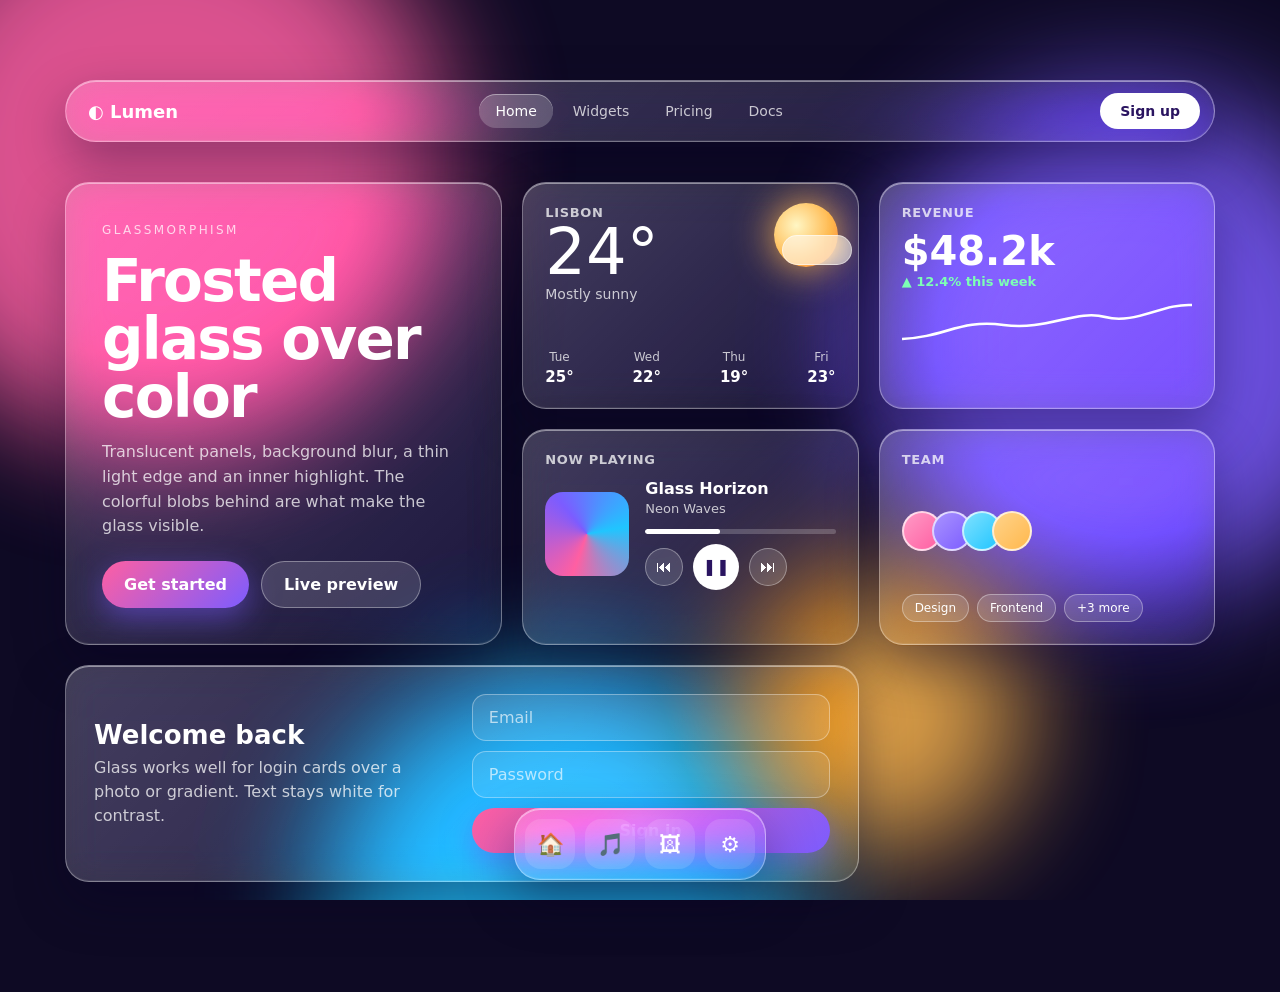
<file: skills/glassmorphism-ui/template/index.html>
<!doctype html>
<html lang="en">
<head>
<meta charset="utf-8"><meta name="viewport" content="width=device-width,initial-scale=1">
<title>Glassmorphism UI Sample</title>
<style>
:root{--ink:#fff;--muted:rgba(255,255,255,.75);--edge:rgba(255,255,255,.35)}
*{margin:0;padding:0;box-sizing:border-box}
body{background:#0e0a24;color:var(--ink);font-family:"Segoe UI",system-ui,-apple-system,sans-serif;min-height:100vh;padding:80px 4vw 60px;overflow-x:hidden}
.blobs{position:fixed;inset:0;z-index:-1;overflow:hidden}
.blobs i{position:absolute;border-radius:50%;filter:blur(60px);opacity:.85;animation:drift 18s ease-in-out infinite alternate}
@keyframes drift{to{transform:translate(8vw,-6vh) scale(1.15)}}
.glass{background:linear-gradient(135deg,rgba(255,255,255,.22),rgba(255,255,255,.06));
  backdrop-filter:blur(18px) saturate(160%);-webkit-backdrop-filter:blur(18px) saturate(160%);
  border:1px solid var(--edge);border-radius:24px;position:relative;overflow:hidden;
  box-shadow:0 20px 50px rgba(10,0,40,.35),inset 0 1px 0 rgba(255,255,255,.45),inset 0 -1px 0 rgba(255,255,255,.08)}
.glass::after{content:"";position:absolute;inset:0;pointer-events:none;opacity:0;transition:opacity .3s;
  background:radial-gradient(240px circle at var(--mx,50%) var(--my,50%),rgba(255,255,255,.22),transparent 60%)}
.glass:hover::after{opacity:1}
@supports not (backdrop-filter:blur(1px)){.glass{background:rgba(40,25,90,.88)}}
@media (prefers-reduced-transparency:reduce){.glass{background:rgba(40,25,90,.92);backdrop-filter:none}}
button{font:inherit;color:inherit;border:0;background:none;cursor:pointer}
button:focus-visible,input:focus-visible{outline:2px solid #fff;outline-offset:3px}
.nav{max-width:1150px;margin:0 auto 40px;display:flex;justify-content:space-between;align-items:center;padding:12px 14px 12px 22px;border-radius:999px}
.nav b{font-size:18px}.nav .links{display:flex;gap:4px}
.nav .links button{padding:9px 16px;border-radius:999px;font-size:14px;color:var(--muted)}
.nav .links button.on{background:rgba(255,255,255,.2);color:#fff;box-shadow:inset 0 1px 0 rgba(255,255,255,.4)}
.cta{background:#fff;color:#2a1460;font-weight:700;padding:10px 20px;border-radius:999px;font-size:14px}
.grid{max-width:1150px;margin:0 auto;display:grid;grid-template-columns:1.3fr 1fr 1fr;grid-auto-rows:minmax(150px,auto);gap:20px}
.hero{grid-row:span 2;padding:36px;display:flex;flex-direction:column;justify-content:space-between;min-height:340px}
.hero small{letter-spacing:.2em;font-size:12px;color:var(--muted)}
.hero h1{font-size:clamp(34px,4.6vw,58px);line-height:1;letter-spacing:-.03em;margin:14px 0}
.hero p{color:var(--muted);line-height:1.55;max-width:400px}
.hero .row{display:flex;gap:12px;margin-top:22px;flex-wrap:wrap}
.btn{padding:13px 22px;border-radius:999px;font-weight:700}
.btn.solid{background:linear-gradient(135deg,#ff5fa2,#7c5cff);box-shadow:0 10px 30px rgba(124,92,255,.5)}
.btn.ghost{background:rgba(255,255,255,.14);border:1px solid var(--edge)}
.w{padding:22px}
.w h3{font-size:13px;color:var(--muted);font-weight:600;letter-spacing:.05em}
.weather{display:flex;flex-direction:column;justify-content:space-between}
.weather .t{font-size:64px;font-weight:300;line-height:1}
.weather .sun{position:absolute;right:20px;top:20px;width:64px;height:64px;border-radius:50%;background:radial-gradient(circle at 35% 35%,#fff6c4,#ffb84d 60%,#ff7a3d);box-shadow:0 0 40px #ffb84d}
.weather .cloud{position:absolute;right:6px;top:52px;width:70px;height:30px;border-radius:30px;background:rgba(255,255,255,.55);backdrop-filter:blur(6px);border:1px solid #fff8}
.days{display:flex;justify-content:space-between;font-size:12px;color:var(--muted);text-align:center}.days b{display:block;color:#fff;font-size:15px;margin-top:4px}
.player{display:flex;gap:16px;align-items:center}
.art{width:84px;height:84px;border-radius:18px;background:conic-gradient(from 200deg,#ff5fa2,#7c5cff,#20c5ff,#ff5fa2);flex:none;animation:spin 12s linear infinite}
.art.paused{animation-play-state:paused}
@keyframes spin{to{transform:rotate(360deg)}}
.player .info{flex:1;min-width:0}.player .info b{display:block}.player .info span{font-size:13px;color:var(--muted)}
.track{height:5px;border-radius:5px;background:rgba(255,255,255,.2);margin:12px 0 10px;overflow:hidden}.track i{display:block;height:100%;width:35%;background:#fff;border-radius:5px}
.ctrls{display:flex;gap:10px;align-items:center}.ctrls button{width:38px;height:38px;border-radius:50%;background:rgba(255,255,255,.14);border:1px solid var(--edge)}
.ctrls .pp{width:46px;height:46px;background:#fff;color:#2a1460;font-weight:900}
.stat .big{font-size:40px;font-weight:700;margin-top:8px}.stat .delta{font-size:13px;color:#7dffb5;font-weight:600}
.spark{margin-top:10px;width:100%;height:50px}
.login{grid-column:span 2;display:grid;grid-template-columns:1fr 1fr;gap:20px;align-items:center;padding:28px}
.login h2{font-size:26px}.login p{color:var(--muted);margin-top:6px;line-height:1.5}
.field{display:block;width:100%;margin-bottom:10px;padding:13px 16px;border-radius:14px;border:1px solid var(--edge);background:rgba(255,255,255,.1);color:#fff;font:inherit}
.field::placeholder{color:rgba(255,255,255,.65)}
.avatars{display:flex}.avatars i{width:40px;height:40px;border-radius:50%;border:2px solid rgba(255,255,255,.7);margin-left:-10px;background:var(--c)}
.avatars i:first-child{margin-left:0}
.team{display:flex;flex-direction:column;justify-content:space-between}
.chips{display:flex;gap:8px;flex-wrap:wrap;margin-top:10px}
.chips span{padding:6px 12px;border-radius:999px;font-size:12px;background:rgba(255,255,255,.14);border:1px solid var(--edge)}
.dock{position:fixed;left:50%;bottom:20px;transform:translateX(-50%);display:flex;gap:10px;padding:10px;border-radius:26px;z-index:5}
.dock button{width:50px;height:50px;border-radius:16px;font-size:22px;background:rgba(255,255,255,.12);transition:transform .25s cubic-bezier(.34,1.56,.64,1)}
.dock button:hover{transform:translateY(-8px) scale(1.15)}
@media(max-width:900px){.grid{grid-template-columns:1fr 1fr}.hero{grid-column:span 2;grid-row:auto}.login{grid-template-columns:1fr}.nav .links{display:none}}
@media(max-width:560px){.grid{grid-template-columns:1fr}.hero,.login{grid-column:auto}}
@media (prefers-reduced-motion:reduce){.blobs i,.art{animation:none}}
body{padding-bottom:110px}
</style>
</head>
<body>
<div class="blobs" aria-hidden="true">
  <i style="width:45vw;height:45vw;background:#ff5fa2;left:-10vw;top:-10vw"></i>
  <i style="width:40vw;height:40vw;background:#7c5cff;right:-8vw;top:10vh;animation-delay:-6s"></i>
  <i style="width:38vw;height:38vw;background:#20c5ff;left:25vw;bottom:-20vw;animation-delay:-11s"></i>
  <i style="width:22vw;height:22vw;background:#ffb84d;right:20vw;bottom:5vh;animation-delay:-3s"></i>
</div>

<nav class="nav glass" aria-label="Main">
  <b>◐ Lumen</b>
  <div class="links" id="links"><button class="on">Home</button><button>Widgets</button><button>Pricing</button><button>Docs</button></div>
  <button class="cta">Sign up</button>
</nav>

<main class="grid">
  <section class="glass hero">
    <div><small>GLASSMORPHISM</small><h1>Frosted glass over color</h1>
      <p>Translucent panels, background blur, a thin light edge and an inner highlight. The colorful blobs behind are what make the glass visible.</p></div>
    <div class="row"><button class="btn solid">Get started</button><button class="btn ghost">Live preview</button></div>
  </section>

  <section class="glass w weather"><span class="sun"></span><span class="cloud"></span>
    <div><h3>LISBON</h3><div class="t">24°</div><span style="color:var(--muted);font-size:14px">Mostly sunny</span></div>
    <div class="days"><div>Tue<b>25°</b></div><div>Wed<b>22°</b></div><div>Thu<b>19°</b></div><div>Fri<b>23°</b></div></div></section>

  <section class="glass w stat"><h3>REVENUE</h3><div class="big">$48.2k</div><div class="delta">▲ 12.4% this week</div>
    <svg class="spark" viewBox="0 0 200 50" preserveAspectRatio="none" aria-label="Revenue trend up"><path d="M0 40 C30 38 40 20 70 26 S120 10 140 18 S180 4 200 6" fill="none" stroke="#fff" stroke-width="2.5"/></svg></section>

  <section class="glass w"><h3>NOW PLAYING</h3>
    <div class="player" style="margin-top:12px"><div class="art" id="art"></div><div class="info"><b>Glass Horizon</b><span>Neon Waves</span>
      <div class="track"><i id="prog"></i></div><div class="ctrls"><button aria-label="Previous">⏮</button><button class="pp" id="pp" aria-label="Pause">❚❚</button><button aria-label="Next">⏭</button></div></div></div></section>

  <section class="glass w team"><h3>TEAM</h3>
    <div class="avatars" style="margin-top:12px"><i style="--c:linear-gradient(135deg,#ff9ac6,#ff5fa2)"></i><i style="--c:linear-gradient(135deg,#a993ff,#7c5cff)"></i><i style="--c:linear-gradient(135deg,#7fe1ff,#20c5ff)"></i><i style="--c:linear-gradient(135deg,#ffd38a,#ffb84d)"></i></div>
    <div class="chips"><span>Design</span><span>Frontend</span><span>+3 more</span></div></section>

  <section class="glass login">
    <div><h2>Welcome back</h2><p>Glass works well for login cards over a photo or gradient. Text stays white for contrast.</p></div>
    <form onsubmit="return false"><input class="field" placeholder="Email" aria-label="Email"><input class="field" type="password" placeholder="Password" aria-label="Password"><button class="btn solid" style="width:100%">Sign in</button></form>
  </section>
</main>

<div class="dock glass" aria-label="Dock"><button aria-label="Home">🏠</button><button aria-label="Music">🎵</button><button aria-label="Photos">🖼</button><button aria-label="Settings">⚙️</button></div>

<script>
document.querySelectorAll('.glass').forEach(g => g.addEventListener('pointermove', e => { const r = g.getBoundingClientRect();
  g.style.setProperty('--mx', e.clientX - r.left + 'px'); g.style.setProperty('--my', e.clientY - r.top + 'px'); }));
links.onclick = e => { const b = e.target.closest('button'); if (b) links.querySelectorAll('button').forEach(x => x.classList.toggle('on', x === b)); };
let playing = true, p = 35;
pp.onclick = () => { playing = !playing; pp.textContent = playing ? '❚❚' : '▶'; pp.setAttribute('aria-label', playing ? 'Pause' : 'Play'); art.classList.toggle('paused', !playing); };
setInterval(() => { if (playing) { p = (p + .5) % 100; prog.style.width = p + '%'; } }, 200);
</script>
</body>
</html>
</file>
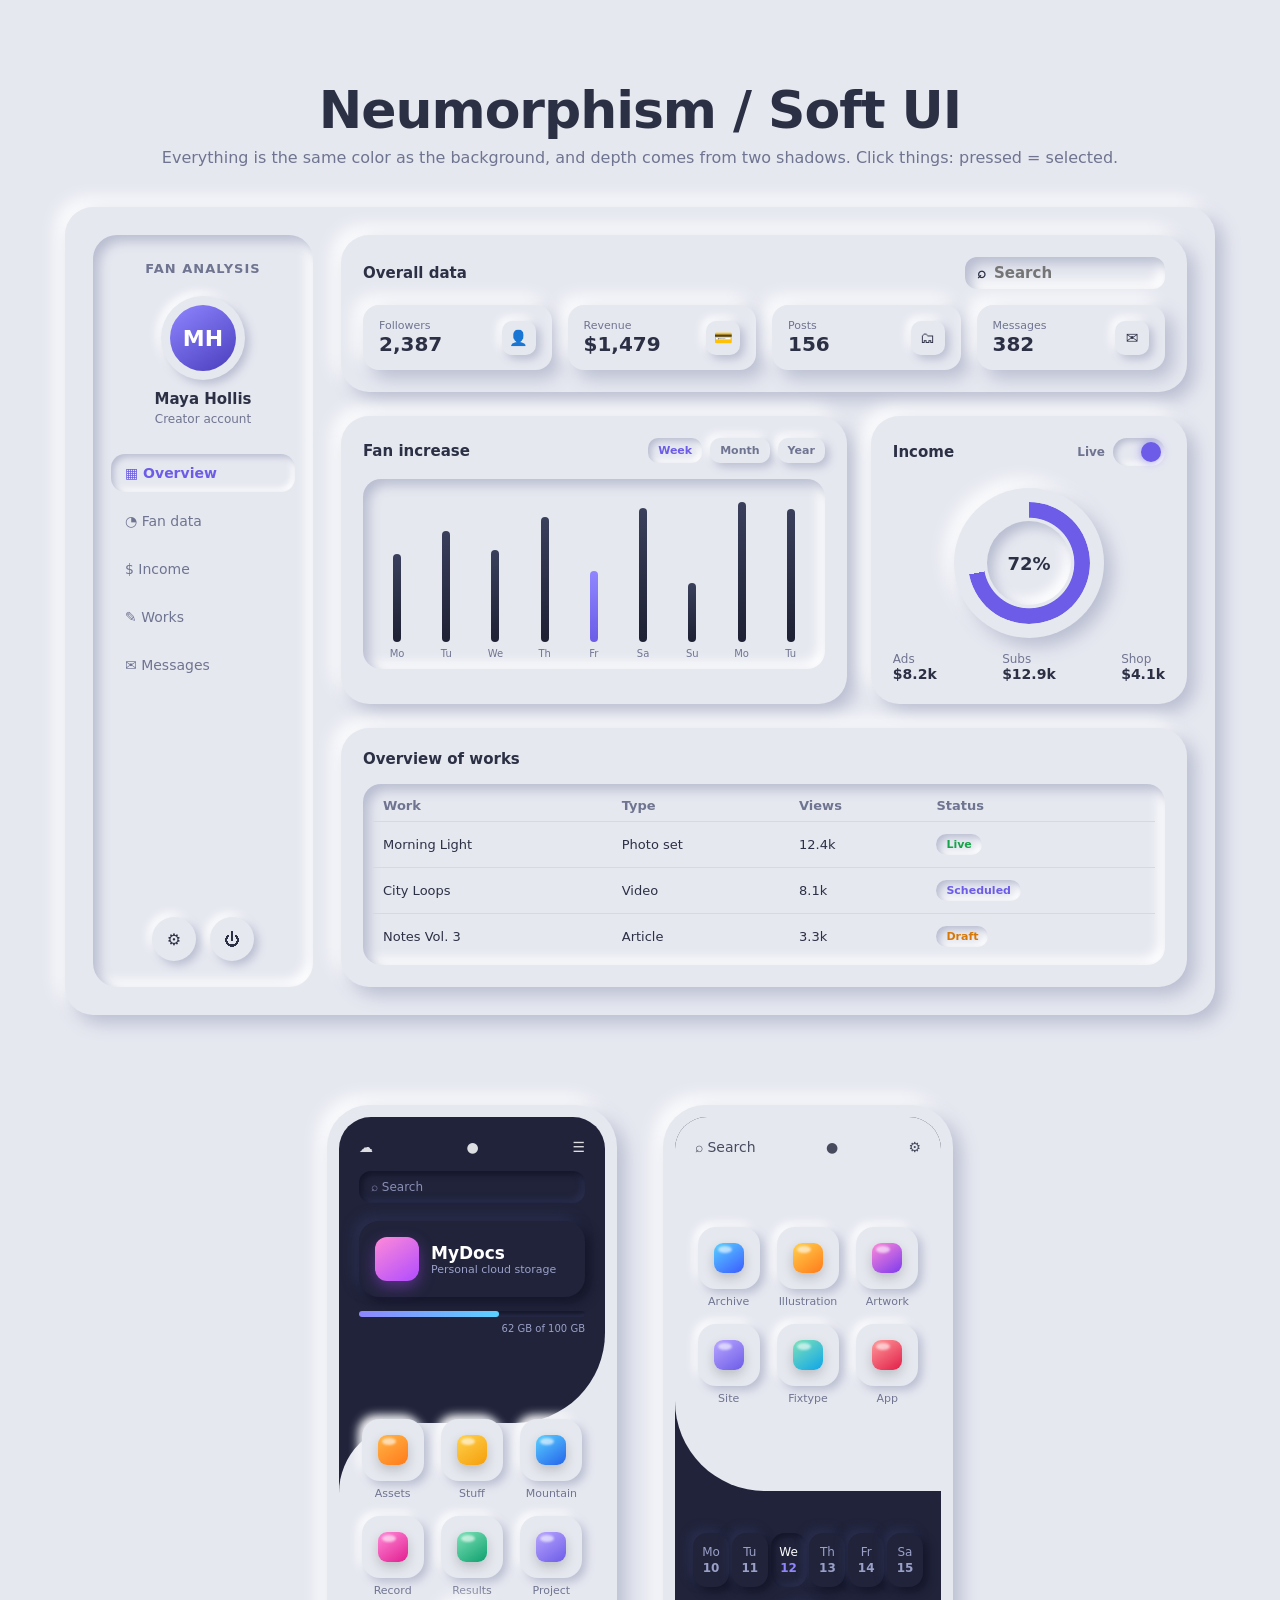
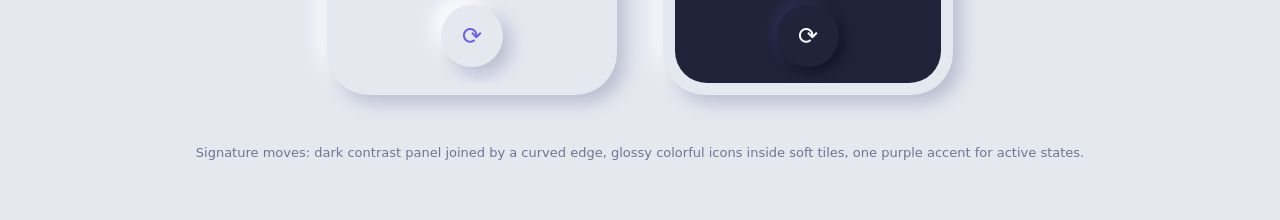
<file: skills/neumorphism-ui/template/index.html>
<!doctype html>
<html lang="en">
<head>
<meta charset="utf-8"><meta name="viewport" content="width=device-width,initial-scale=1">
<title>Neumorphism UI Sample</title>
<style>
:root{
  --bg:#e6e8f0;--hi:#ffffff;--lo:#b8bdd0;--text:#2c3045;--muted:#6f7490;--accent:#6c5ce7;--dark:#20233a;
  --raised:8px 8px 18px var(--lo),-8px -8px 18px var(--hi);
  --raised-sm:4px 4px 10px var(--lo),-4px -4px 10px var(--hi);
  --pressed:inset 6px 6px 12px var(--lo),inset -6px -6px 12px var(--hi);
  --pressed-sm:inset 3px 3px 6px var(--lo),inset -3px -3px 6px var(--hi);
  --dhi:#2c3050;--dlo:#131528;
}
*{margin:0;padding:0;box-sizing:border-box}
body{background:var(--bg);color:var(--text);font-family:"Segoe UI",system-ui,-apple-system,sans-serif;padding:80px 4vw 60px}
h1{font-size:clamp(32px,5vw,52px);letter-spacing:-.02em;text-align:center}
.lead{color:var(--muted);text-align:center;margin:8px 0 40px}
.raised{background:var(--bg);box-shadow:var(--raised);border-radius:28px}
.pressed{background:var(--bg);box-shadow:var(--pressed);border-radius:18px}
button{font:inherit;color:inherit;border:0;background:var(--bg);cursor:pointer;transition:box-shadow .2s,transform .1s,color .2s}
button:focus-visible,input:focus-visible{outline:2px solid var(--accent);outline-offset:3px}
button:active{transform:scale(.97)}

/* ===== dashboard ===== */
.dash{display:grid;grid-template-columns:220px 1fr;gap:28px;max-width:1150px;margin:0 auto 70px;padding:28px}
.side{padding:26px 18px;display:flex;flex-direction:column;align-items:center;gap:10px}
.side h4{font-size:13px;letter-spacing:.08em;color:var(--muted)}
.avatar{width:84px;height:84px;border-radius:50%;box-shadow:var(--raised-sm);display:grid;place-items:center;margin-top:10px}
.avatar span{width:66px;height:66px;border-radius:50%;background:linear-gradient(145deg,#8f86ff,#4a3dbd);display:grid;place-items:center;color:#fff;font-weight:700;font-size:22px}
.side b{font-size:15px}.side small{color:var(--muted);font-size:12px;margin-top:-6px}
.nav{width:100%;margin-top:18px;display:flex;flex-direction:column;gap:10px}
.nav button{display:flex;gap:10px;align-items:center;padding:11px 14px;border-radius:14px;font-size:14px;color:var(--muted);text-align:left}
.nav button.on{box-shadow:var(--pressed-sm);color:var(--accent);font-weight:600}
.nav button:not(.on):hover{box-shadow:var(--raised-sm)}
.side .foot{margin-top:auto;display:flex;gap:14px;padding-top:30px}
.round{width:44px;height:44px;border-radius:50%;box-shadow:var(--raised-sm);display:grid;place-items:center}
.round.on{box-shadow:var(--pressed-sm);color:var(--accent)}
.main{display:grid;gap:24px;grid-template-columns:1.6fr 1fr;grid-auto-rows:min-content}
.panel{padding:22px}
.panel h3{font-size:15px;margin-bottom:16px;display:flex;justify-content:space-between;align-items:center}
.span2{grid-column:span 2}
.stats{display:grid;grid-template-columns:repeat(4,1fr);gap:16px}
.stat{padding:14px 16px;display:flex;justify-content:space-between;align-items:center}
.stat small{display:block;font-size:11px;color:var(--muted)}.stat b{font-size:20px}
.stat i{font-style:normal;width:34px;height:34px;border-radius:10px;box-shadow:var(--raised-sm);display:grid;place-items:center;font-size:15px}
.chips{display:flex;gap:8px}
.chips button{font-size:11px;padding:6px 10px;border-radius:10px;box-shadow:var(--raised-sm);color:var(--muted)}
.chips button.on{box-shadow:var(--pressed-sm);color:var(--accent);font-weight:700}
.chart{height:190px;padding:18px 18px 10px;display:flex;align-items:flex-end;gap:4%;position:relative}
.chart .bar{flex:1;display:flex;flex-direction:column;align-items:center;gap:6px;height:100%;justify-content:flex-end}
.chart .bar i{width:8px;border-radius:8px;background:linear-gradient(#3a3f5c,#1e2133);transition:height .8s cubic-bezier(.2,.8,.2,1)}
.chart .bar:nth-child(5) i{background:linear-gradient(#8f86ff,var(--accent))}
.chart .bar span{font-size:10px;color:var(--muted)}
.ringwrap{display:grid;place-items:center;padding:6px 0 14px}
.ring{width:150px;height:150px;border-radius:50%;box-shadow:var(--raised);display:grid;place-items:center;position:relative}
.ring .arc{position:absolute;inset:14px;border-radius:50%;background:conic-gradient(var(--accent) 0 var(--p,72%),transparent 0);
  -webkit-mask:radial-gradient(circle,transparent 52%,#000 53%);mask:radial-gradient(circle,transparent 52%,#000 53%);transition:--p 1s}
.ring .core{width:84px;height:84px;border-radius:50%;box-shadow:var(--pressed);display:grid;place-items:center;font-weight:700;font-size:18px;z-index:1}
.legend{display:flex;justify-content:space-between;font-size:12px;color:var(--muted)}
.legend b{display:block;color:var(--text);font-size:14px}
table{width:100%;border-collapse:collapse;font-size:13px}
th{color:var(--muted);font-weight:600;text-align:left;padding:8px 10px}
td{padding:12px 10px}
tbody tr td{border-top:1px solid #d6d9e4}
.badge{display:inline-block;padding:4px 10px;border-radius:999px;box-shadow:var(--pressed-sm);font-size:11px;font-weight:700}
.toggle{width:52px;height:28px;border-radius:999px;box-shadow:var(--pressed-sm);position:relative;flex:none}
.toggle::after{content:"";position:absolute;top:4px;left:4px;width:20px;height:20px;border-radius:50%;background:var(--bg);box-shadow:var(--raised-sm);transition:.25s}
.toggle[aria-checked=true]::after{left:28px;background:var(--accent);box-shadow:0 0 10px #6c5ce799}
.search{display:flex;align-items:center;gap:8px;padding:10px 14px}
.search input{border:0;background:none;font:inherit;color:var(--text);width:100%;outline:none}

/* ===== phones ===== */
.phones{display:flex;gap:46px;justify-content:center;flex-wrap:wrap;padding:20px 0 10px}
.phone{width:290px;height:590px;border-radius:42px;padding:12px;box-shadow:var(--raised);position:relative}
.screen{width:100%;height:100%;border-radius:32px;overflow:hidden;position:relative}
/* dark top + light bottom joined by a wave */
.p1 .screen{background:var(--bg)}
.p1 .top{position:absolute;inset:0 0 46% 0;background:var(--dark);color:#fff;padding:22px 20px;border-bottom-right-radius:90px}
.p1 .wave{position:absolute;left:0;right:0;top:54%;height:70px;background:var(--dark)}
.p1 .wave::after{content:"";position:absolute;inset:0;background:var(--bg);border-top-left-radius:70px}
.topbar{display:flex;justify-content:space-between;align-items:center;font-size:14px;opacity:.85}
.dsearch{margin-top:16px;border-radius:12px;padding:9px 12px;font-size:12px;color:#8a8fb5;box-shadow:inset 3px 3px 6px var(--dlo),inset -3px -3px 6px var(--dhi)}
.doc{margin-top:18px;display:flex;gap:12px;align-items:center;padding:16px;border-radius:20px;box-shadow:5px 5px 12px var(--dlo),-5px -5px 12px var(--dhi)}
.doc .ic{width:44px;height:44px;border-radius:12px;background:linear-gradient(145deg,#ff8ad8,#b04cff);box-shadow:0 6px 16px #b04cff66}
.doc b{font-size:17px}.doc small{display:block;font-size:11px;color:#9aa0c8}
.prog{margin-top:14px;height:6px;border-radius:9px;box-shadow:inset 2px 2px 4px var(--dlo),inset -2px -2px 4px var(--dhi)}
.prog i{display:block;height:100%;width:62%;border-radius:9px;background:linear-gradient(90deg,#8f86ff,#5ad1ff)}
.apps{position:absolute;left:20px;right:20px;bottom:86px;display:grid;grid-template-columns:repeat(3,1fr);gap:16px 12px}
.app{display:flex;flex-direction:column;align-items:center;gap:6px;font-size:11px;color:var(--muted)}
.app button{width:62px;height:62px;border-radius:18px;box-shadow:var(--raised-sm);display:grid;place-items:center}
.app button:hover{box-shadow:6px 6px 14px var(--lo),-6px -6px 14px var(--hi)}
.app button.on{box-shadow:var(--pressed-sm)}
.gl{width:30px;height:30px;border-radius:9px;position:relative;box-shadow:0 5px 12px rgba(0,0,0,.18)}
.gl::after{content:"";position:absolute;left:4px;top:3px;width:14px;height:7px;border-radius:50%;background:#fff;opacity:.6;filter:blur(1px)}
.dock{position:absolute;bottom:16px;left:50%;transform:translateX(-50%);width:62px;height:62px;border-radius:50%;box-shadow:var(--raised);display:grid;place-items:center;font-size:24px;color:var(--accent)}
/* phone 2: light top, dark bottom */
.p2 .screen{background:var(--dark)}
.p2 .top{position:absolute;inset:0 0 34% 0;background:var(--bg);padding:22px 20px;border-bottom-left-radius:90px}
.p2 .apps{top:110px;bottom:auto}
.cal{position:absolute;left:18px;right:18px;bottom:96px;display:flex;justify-content:space-between}
.cal button{width:36px;height:54px;border-radius:14px;background:var(--dark);color:#9aa0c8;font-size:12px;box-shadow:4px 4px 10px var(--dlo),-4px -4px 10px var(--dhi);display:flex;flex-direction:column;align-items:center;justify-content:center;gap:2px}
.cal button.on{box-shadow:inset 3px 3px 6px var(--dlo),inset -3px -3px 6px var(--dhi);color:#fff}
.cal button.on b{color:#8f86ff}
.p2 .dock{background:var(--dark);box-shadow:5px 5px 12px var(--dlo),-5px -5px 12px var(--dhi);color:#fff}
.caption{text-align:center;color:var(--muted);font-size:13px;margin-top:40px}
@media(max-width:900px){.dash{grid-template-columns:1fr}.main{grid-template-columns:1fr}.span2{grid-column:auto}.stats{grid-template-columns:1fr 1fr}.side .foot{margin-top:10px}}
@media (prefers-reduced-motion:reduce){*{transition:none!important}}
</style>
</head>
<body>

<h1>Neumorphism / Soft UI</h1>
<p class="lead">Everything is the same color as the background, and depth comes from two shadows. Click things: pressed = selected.</p>

<section class="dash raised">
  <aside class="side pressed" style="border-radius:24px">
    <h4>FAN ANALYSIS</h4>
    <div class="avatar"><span>MH</span></div>
    <b>Maya Hollis</b><small>Creator account</small>
    <nav class="nav" id="nav">
      <button class="on">▦ Overview</button><button>◔ Fan data</button><button>$ Income</button>
      <button>✎ Works</button><button>✉ Messages</button>
    </nav>
    <div class="foot"><button class="round" aria-label="Settings">⚙</button><button class="round" aria-label="Power">⏻</button></div>
  </aside>

  <div class="main">
    <div class="panel raised span2">
      <h3>Overall data <span class="search pressed" style="border-radius:12px;padding:7px 12px;width:200px"><span>⌕</span><input placeholder="Search" aria-label="Search"></span></h3>
      <div class="stats">
        <div class="stat raised" style="border-radius:16px"><div><small>Followers</small><b data-n="2387">0</b></div><i>👤</i></div>
        <div class="stat raised" style="border-radius:16px"><div><small>Revenue</small><b>$<span data-n="1479">0</span></b></div><i>💳</i></div>
        <div class="stat raised" style="border-radius:16px"><div><small>Posts</small><b data-n="156">0</b></div><i>🗂</i></div>
        <div class="stat raised" style="border-radius:16px"><div><small>Messages</small><b data-n="382">0</b></div><i>✉</i></div>
      </div>
    </div>

    <div class="panel raised">
      <h3>Fan increase <span class="chips" id="range"><button class="on">Week</button><button>Month</button><button>Year</button></span></h3>
      <div class="chart pressed" id="chart"></div>
    </div>

    <div class="panel raised">
      <h3>Income <span style="display:flex;gap:8px;align-items:center;font-size:12px;color:var(--muted)">Live <button class="toggle" role="switch" aria-checked="true" id="live" aria-label="Live updates"></button></span></h3>
      <div class="ringwrap"><div class="ring"><div class="arc" id="arc"></div><div class="core" id="pct">72%</div></div></div>
      <div class="legend"><div>Ads<b>$8.2k</b></div><div>Subs<b>$12.9k</b></div><div>Shop<b>$4.1k</b></div></div>
    </div>

    <div class="panel raised span2">
      <h3>Overview of works</h3>
      <div class="pressed" style="padding:6px 10px">
      <table><thead><tr><th>Work</th><th>Type</th><th>Views</th><th>Status</th></tr></thead>
        <tbody><tr><td>Morning Light</td><td>Photo set</td><td>12.4k</td><td><span class="badge" style="color:#16a34a">Live</span></td></tr>
        <tr><td>City Loops</td><td>Video</td><td>8.1k</td><td><span class="badge" style="color:var(--accent)">Scheduled</span></td></tr>
        <tr><td>Notes Vol. 3</td><td>Article</td><td>3.3k</td><td><span class="badge" style="color:#d97706">Draft</span></td></tr></tbody></table>
      </div>
    </div>
  </div>
</section>

<div class="phones">
  <div class="phone p1"><div class="screen">
    <div class="wave"></div>
    <div class="top">
      <div class="topbar"><span>☁</span><span>●</span><span>☰</span></div>
      <div class="dsearch">⌕ Search</div>
      <div class="doc"><div class="ic"></div><div><b>MyDocs</b><small>Personal cloud storage</small></div></div>
      <div class="prog"><i></i></div><small style="font-size:10px;color:#9aa0c8;display:block;text-align:right;margin-top:6px">62 GB of 100 GB</small>
    </div>
    <div class="apps" id="apps1"></div>
    <button class="dock" aria-label="Sync">⟳</button>
  </div></div>

  <div class="phone p2"><div class="screen">
    <div class="top">
      <div class="topbar"><span>⌕ Search</span><span>●</span><span>⚙</span></div>
    </div>
    <div class="apps" id="apps2"></div>
    <div class="cal" id="cal"></div>
    <button class="dock" aria-label="Sync">⟳</button>
  </div></div>
</div>
<p class="caption">Signature moves: dark contrast panel joined by a curved edge, glossy colorful icons inside soft tiles, one purple accent for active states.</p>

<script>
// nav / chips: pressed = selected
document.querySelectorAll('#nav, #range').forEach(g => g.addEventListener('click', e => {
  const b = e.target.closest('button'); if (!b) return;
  g.querySelectorAll('button').forEach(x => x.classList.toggle('on', x === b));
  if (g.id === 'range') bars();
}));
document.querySelectorAll('.round').forEach(b => b.onclick = () => b.classList.toggle('on'));

// counters
const still = matchMedia('(prefers-reduced-motion: reduce)').matches;
document.querySelectorAll('[data-n]').forEach(el => { const n = +el.dataset.n, t0 = performance.now(); if (still) return el.textContent = n.toLocaleString();
  (function f(t){ const p = Math.min((t - t0) / 1400, 1); el.textContent = Math.round(n * (1 - (1 - p) ** 3)).toLocaleString(); if (p < 1) requestAnimationFrame(f); })(t0); });

// bar chart
const chart = document.getElementById('chart'), days = ['Mo','Tu','We','Th','Fr','Sa','Su','Mo','Tu'];
chart.innerHTML = days.map(d => `<div class="bar"><i style="height:0"></i><span>${d}</span></div>`).join('');
function bars(){ chart.querySelectorAll('i').forEach(i => i.style.height = (25 + Math.random() * 65) + '%'); }
still ? bars() : setTimeout(bars, 100);

// income ring + live toggle
CSS.registerProperty?.({ name: '--p', syntax: '<percentage>', inherits: false, initialValue: '0%' });
const arc = document.getElementById('arc'), pct = document.getElementById('pct'), live = document.getElementById('live');
let timer;
const tickRing = () => { const v = 55 + Math.round(Math.random() * 35); arc.style.setProperty('--p', v + '%'); pct.textContent = v + '%'; };
still ? arc.style.setProperty('--p', '72%') : setTimeout(() => arc.style.setProperty('--p', '72%'), 200);
const startLive = () => timer = setInterval(tickRing, 2200); if (!still) startLive(); else live.setAttribute('aria-checked', 'false');
live.onclick = () => { const on = live.getAttribute('aria-checked') !== 'true'; live.setAttribute('aria-checked', on); on ? startLive() : clearInterval(timer); };

// glossy app icons
const icons = [['Assets','#ffb648','#ff7a1a'],['Stuff','#ffd24d','#f59e0b'],['Mountain','#5ad1ff','#2563eb'],['Record','#ff8ad8','#e11d8f'],['Results','#7ee2b8','#0e9f6e'],['Project','#b9a6ff','#6c5ce7']];
const icons2 = [['Archive','#5ad1ff','#3b5bff'],['Illustration','#ffd24d','#ff7a1a'],['Artwork','#ff8ad8','#7c3aed'],['Site','#b9a6ff','#6c5ce7'],['Fixtype','#7ee2b8','#0ea5e9'],['App','#ff9b9b','#e11d48']];
const mk = list => list.map(([n, a, b]) => `<div class="app"><button aria-label="${n}"><span class="gl" style="background:linear-gradient(145deg,${a},${b})"></span></button>${n}</div>`).join('');
apps1.innerHTML = mk(icons); apps2.innerHTML = mk(icons2);
document.querySelectorAll('.apps').forEach(g => g.addEventListener('click', e => { const b = e.target.closest('button'); if (b) b.classList.toggle('on'); }));
cal.innerHTML = [['Mo',10],['Tu',11],['We',12],['Th',13],['Fr',14],['Sa',15]].map(([d, n], i) => `<button class="${i === 2 ? 'on' : ''}">${d}<b>${n}</b></button>`).join('');
cal.onclick = e => { const b = e.target.closest('button'); if (b) cal.querySelectorAll('button').forEach(x => x.classList.toggle('on', x === b)); };
</script>
</body>
</html>
</file>
